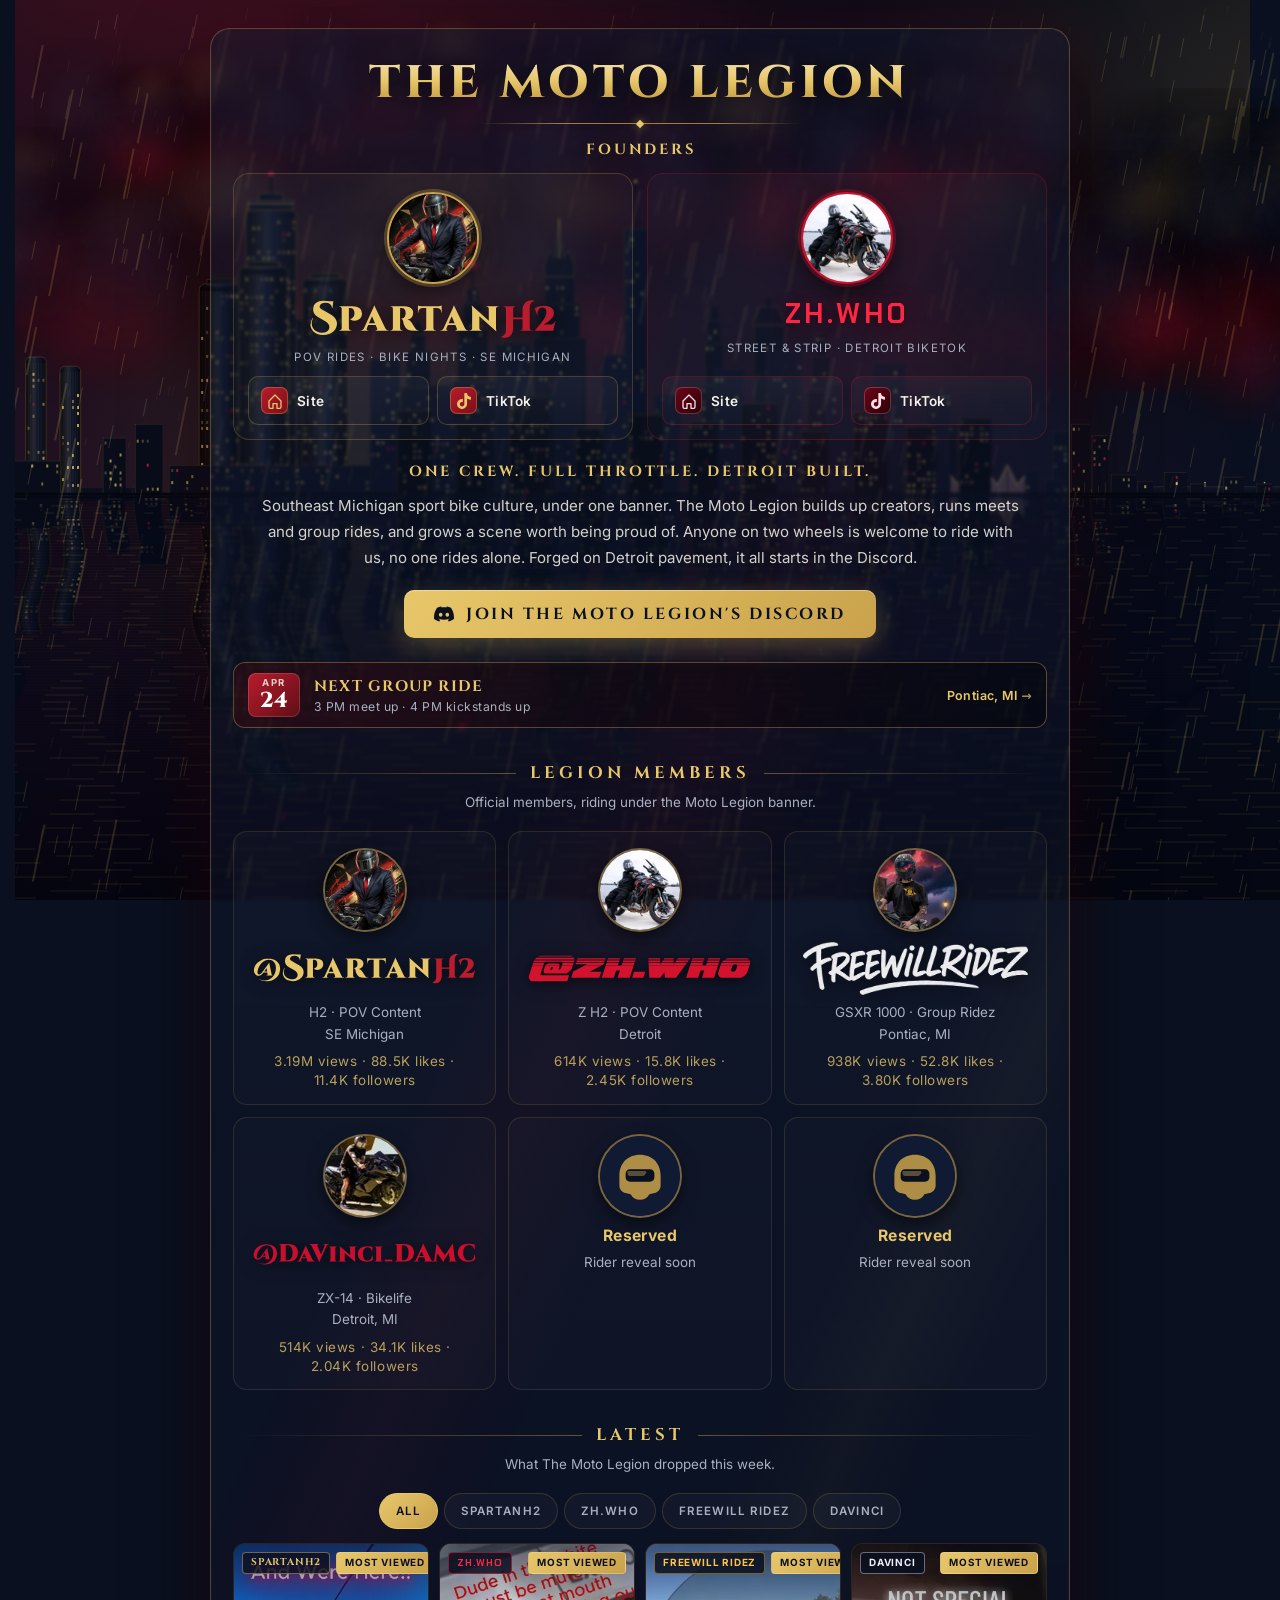
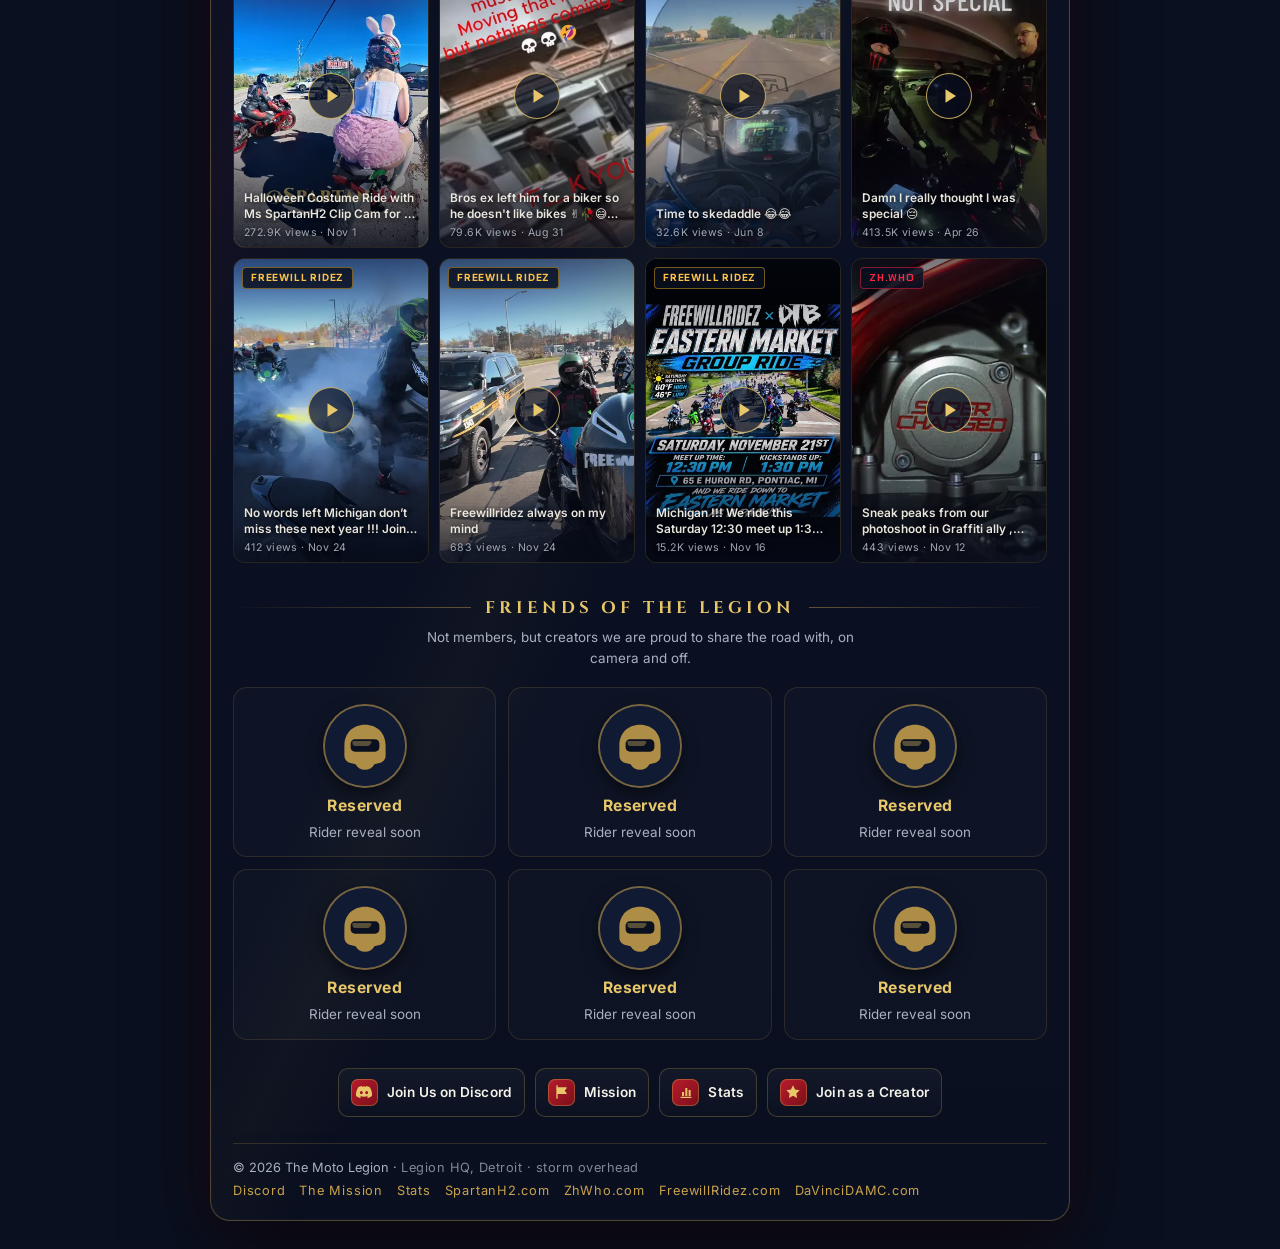
<file: index.html>
<!DOCTYPE html>
<html lang="en">
<head>
    <meta charset="UTF-8">
    <meta name="viewport" content="width=device-width, initial-scale=1.0">
    <title>The Moto Legion | SpartanH2 &amp; Zh.Who | Southeast Michigan Riders</title>
    <meta name="description" content="The Moto Legion is a southeast Michigan motorcycle crew: SpartanH2 and Zh.Who. Forged on Detroit pavement, built on group rides, bike nights and POV street content. The Discord is where the rides get planned.">
    <meta name="author" content="The Moto Legion">
    <meta name="robots" content="index, follow">
    <meta name="theme-color" content="#0a1020">
    <link rel="canonical" href="https://themotolegion.com/">

    <!-- Open Graph -->
    <meta property="og:title" content="The Moto Legion | SpartanH2 &amp; Zh.Who">
    <meta property="og:description" content="The Moto Legion is building up sport bike culture in Southeast Michigan. Anyone on two wheels is welcome to ride with us, no one rides alone. It all starts in the Discord.">
    <meta property="og:type" content="website">
    <meta property="og:url" content="https://themotolegion.com/">
    <meta property="og:site_name" content="The Moto Legion">
    <meta property="og:locale" content="en_US">
    <meta property="og:image" content="https://themotolegion.com/og-image.png?v=ca3e4670ad">
    <meta property="og:image:secure_url" content="https://themotolegion.com/og-image.png?v=ca3e4670ad">
    <meta property="og:image:type" content="image/png">
    <meta property="og:image:width" content="1200">
    <meta property="og:image:height" content="630">
    <meta property="og:image:alt" content="The gold Moto Legion sword crest over the wordmarks of SpartanH2, Zh.Who, Freewill Ridez and DaVinci">

    <!-- Twitter Card -->
    <meta name="twitter:card" content="summary_large_image">
    <meta name="twitter:title" content="The Moto Legion | SpartanH2 &amp; Zh.Who">
    <meta name="twitter:description" content="The Moto Legion is building up sport bike culture in Southeast Michigan. Anyone on two wheels is welcome to ride with us, no one rides alone. It all starts in the Discord.">
    <meta name="twitter:image" content="https://themotolegion.com/og-image.png?v=ca3e4670ad">
    <meta name="twitter:image:alt" content="The Moto Legion crest and its five creators">

    <link rel="stylesheet" href="styles.css?v=cef2df5283">
    <link rel="icon" href="/favicon.ico" sizes="48x48 32x32 16x16">
    <link rel="icon" type="image/svg+xml" href="favicon.svg">
    <link rel="icon" type="image/png" href="favicon-64.png">
    <link rel="preload" href="/fonts/cinzel-latin.woff2" as="font" type="font/woff2" crossorigin>
    <link rel="preload" href="/fonts/inter-latin.woff2" as="font" type="font/woff2" crossorigin>
    <link rel="preload" href="/fonts/chakra-petch-700-latin.woff2" as="font" type="font/woff2" crossorigin>

    <!-- Structured data: the Legion as an Organization with both creators
         as members, consolidated into one @graph. -->
    <script type="application/ld+json">
    {
      "@context": "https://schema.org",
      "@graph": [
        {
          "@type": "Organization",
          "@id": "https://themotolegion.com/#org",
          "name": "The Moto Legion",
          "url": "https://themotolegion.com/",
          "logo": "https://themotolegion.com/og-image.png?v=ca3e4670ad",
          "description": "The Moto Legion is a southeast Michigan motorcycle creator crew: SpartanH2 and Zh.Who. Group rides, bike nights, POV street content, and a shared rider Discord.",
          "areaServed": {
            "@type": "Place",
            "address": { "@type": "PostalAddress", "addressRegion": "MI", "addressLocality": "Southeast Michigan", "addressCountry": "US" }
          },
          "member": [
            { "@id": "https://themotolegion.com/#spartanh2" },
            { "@id": "https://themotolegion.com/#zhwho" }
          ],
          "sameAs": [ "https://discord.gg/fz67hjDnPW" ]
        },
        {
          "@type": "Person",
          "@id": "https://themotolegion.com/#spartanh2",
          "name": "SpartanH2",
          "alternateName": ["Spartan H2", "spartan.h2"],
          "url": "https://spartanh2.com/",
          "jobTitle": "Motorcycle Content Creator",
          "description": "Southeast Michigan motorcycle content creator. POV rides, group rides, bike nights, rider culture.",
          "memberOf": { "@id": "https://themotolegion.com/#org" },
          "sameAs": [
            "https://spartanh2.com/",
            "https://www.tiktok.com/@spartan.h2",
            "https://www.instagram.com/SpartanH2/",
            "https://www.youtube.com/@SpartanH2"
          ]
        },
        {
          "@type": "Person",
          "@id": "https://themotolegion.com/#zhwho",
          "name": "Zh.Who",
          "alternateName": ["zh.who", "ZH.WHO"],
          "url": "https://zhwho.com/",
          "jobTitle": "Motorcycle Content Creator",
          "description": "Detroit biketok creator. Street and strip, drag racing, 2022 Kawasaki Z H2.",
          "memberOf": { "@id": "https://themotolegion.com/#org" },
          "sameAs": [
            "https://zhwho.com/",
            "https://www.tiktok.com/@zh.who",
            "https://www.instagram.com/zh.who/",
            "https://www.youtube.com/@zhwho"
          ]
        },
        {
          "@type": "WebSite",
          "@id": "https://themotolegion.com/#website",
          "name": "The Moto Legion",
          "url": "https://themotolegion.com/",
          "inLanguage": "en-US",
          "publisher": { "@id": "https://themotolegion.com/#org" }
        }
      ]
    }
    </script>
</head>
<body>
    <main class="card">
        <!-- Legion masthead -->
        <header class="legion-head">
            <h1 class="legion-title">The Moto Legion</h1>
            <hr class="legion-rule" aria-hidden="true">
        </header>

        <!-- A) Creator tiles -->
        <p class="founders-kicker">Founders</p>
        <section class="tiles" aria-label="The Moto Legion founders">
            <article class="tile tile-spartanh2">
                <img src="spartanh2-avatar-220.webp" alt="SpartanH2, motorcycle content creator based in southeast Michigan" class="tile-avatar" width="92" height="92" fetchpriority="high">
                <h2 class="tile-name"><img src="SpartanH2-wordmark.svg" alt="SpartanH2" class="tile-wordmark" width="1188" height="200"></h2>
                <p class="tile-role">POV Rides · Bike Nights · SE Michigan</p>
                <div class="tile-links">
                    <a class="link-btn" href="https://spartanh2.com" target="_blank" rel="noopener" aria-label="SpartanH2 website">
                        <span class="icon"><svg class="icon-svg" aria-hidden="true"><use href="icons.svg?v=60c546d971#i-home"/></svg></span><span class="label">Site</span>
                    </a>
                    <a class="link-btn" href="https://www.tiktok.com/@spartan.h2" target="_blank" rel="noopener" aria-label="SpartanH2 on TikTok">
                        <span class="icon"><svg class="icon-svg" aria-hidden="true"><use href="icons.svg?v=60c546d971#i-tiktok"/></svg></span><span class="label">TikTok</span>
                    </a>
                </div>
            </article>

            <article class="tile tile-zhwho">
                <img src="zh-who-220.webp" alt="Zh.Who, Detroit motorcycle content creator" class="tile-avatar" width="92" height="92" fetchpriority="high">
                <h2 class="tile-name"><span class="tile-name-text">ZH.WHO</span></h2>
                <p class="tile-role">Street &amp; Strip · Detroit Biketok</p>
                <div class="tile-links">
                    <a class="link-btn" href="https://zhwho.com" target="_blank" rel="noopener" aria-label="Zh.Who website">
                        <span class="icon"><svg class="icon-svg" aria-hidden="true"><use href="icons.svg?v=60c546d971#i-home"/></svg></span><span class="label">Site</span>
                    </a>
                    <a class="link-btn" href="https://www.tiktok.com/@zh.who" target="_blank" rel="noopener" aria-label="Zh.Who on TikTok">
                        <span class="icon"><svg class="icon-svg" aria-hidden="true"><use href="icons.svg?v=60c546d971#i-tiktok"/></svg></span><span class="label">TikTok</span>
                    </a>
                </div>
            </article>
        </section>

        <!-- Legion identity -->
        <section class="legion" aria-label="About The Moto Legion">
            <p class="legion-tagline"><span>One crew.</span> <span>Full throttle.</span> <span>Detroit built.</span></p>
            <p class="legion-blurb">Southeast Michigan sport bike culture, under one banner. The Moto Legion builds up creators, runs meets and group rides, and grows a scene worth being proud of. Anyone on two wheels is welcome to ride with us, no one rides alone. Forged on Detroit pavement, it all starts in the Discord.</p>
            <a class="discord-cta" href="https://discord.gg/fz67hjDnPW" target="_blank" rel="noopener" aria-label="Join The Moto Legion's Discord server">
                <svg class="icon-svg" aria-hidden="true"><use href="icons.svg?v=60c546d971#i-discord"/></svg><span>Join The Moto Legion's Discord</span>
            </a>
            <p class="next-ride" id="next-ride" hidden></p>
        </section>

        <!-- Event strip: rendered by legion.js from events.json, the shared
             calendar for the whole formation (see its _howto). Tiles auto-hide
             the day after their date; nothing here is hand-edited anymore. -->
        <div id="event-strip"></div>

        <!-- C) Legion Members (hidden until shoutouts.json sets enabled:true) -->
        <section id="shoutouts-members" aria-label="Legion members" hidden>
            <h2 class="section-title">Legion Members</h2>
            <p class="section-intro">Official members, riding under the Moto Legion banner.</p>
            <div class="shoutout-grid" id="member-grid"></div>
        </section>

        <!-- D) Latest -->
        <section aria-label="Latest videos">
            <h2 class="section-title">Latest</h2>
            <p class="section-intro">What The Moto Legion dropped this week.</p>
            <div class="feed-filter" id="feed-filter" role="group" aria-label="Filter videos by creator">
                <button type="button" data-filter="all" aria-pressed="true">All</button>
                <button type="button" data-filter="spartanh2" aria-pressed="false">SpartanH2</button>
                <button type="button" data-filter="zhwho" aria-pressed="false">Zh.Who</button>
                <button type="button" data-filter="freewillridez" aria-pressed="false">Freewill Ridez</button>
                <button type="button" data-filter="davinci" aria-pressed="false">DaVinci</button>
            </div>
            <div class="sr-only" id="feed-status" role="status" aria-live="polite"></div>
            <div class="video-grid" id="video-grid"></div>
            <noscript>
                <p class="feed-fallback">The feed needs JavaScript. Catch everything direct:
                    <a href="https://www.tiktok.com/@spartan.h2" rel="noopener">@spartan.h2</a> ·
                    <a href="https://www.tiktok.com/@zh.who" rel="noopener">@zh.who</a>
                </p>
            </noscript>
        </section>

        <section id="shoutouts-friends" aria-label="Friends of the Legion" hidden>
            <h2 class="section-title">Friends of the Legion</h2>
            <p class="section-intro">Not members, but creators we are proud to share the road with, on camera and off.</p>
            <div class="shoutout-grid" id="friend-grid"></div>
        </section>

        <!-- E) Page actions: the four doors, in Anthony's order -->
        <section class="page-actions" aria-label="Explore The Moto Legion">
            <a class="link-btn" href="https://discord.gg/fz67hjDnPW" target="_blank" rel="noopener" aria-label="Join The Moto Legion's Discord server">
                <span class="icon"><svg class="icon-svg" aria-hidden="true"><use href="icons.svg?v=60c546d971#i-discord"/></svg></span><span class="label">Join Us on Discord</span>
            </a>
            <a class="link-btn" href="/mission" aria-label="Read The Moto Legion's mission">
                <span class="icon"><svg class="icon-svg" aria-hidden="true"><use href="icons.svg?v=60c546d971#i-flag"/></svg></span><span class="label">Mission</span>
            </a>
            <a class="link-btn" href="/stats" aria-label="The Moto Legion's stats">
                <span class="icon"><svg class="icon-svg" aria-hidden="true"><use href="icons.svg?v=60c546d971#i-chart"/></svg></span><span class="label">Stats</span>
            </a>
            <a class="link-btn" href="/join" aria-label="Join The Moto Legion as a creator">
                <span class="icon"><svg class="icon-svg" aria-hidden="true"><use href="icons.svg?v=60c546d971#i-star"/></svg></span><span class="label">Join as a Creator</span>
            </a>
        </section>

        <!-- E) Footer -->
        <footer class="footer">
            <span>© <span id="year">2026</span> The Moto Legion · <span class="wx-line" id="wx-line"></span></span>
            <span class="footer-links">
                <a href="https://discord.gg/fz67hjDnPW" rel="noopener">Discord</a>
                <a href="/mission">The Mission</a>
                <a href="/stats">Stats</a>
                <a href="https://spartanh2.com" rel="noopener">SpartanH2.com</a>
                <a href="https://zhwho.com" rel="noopener">ZhWho.com</a>
                <a href="https://freewillridez.com" rel="noopener">FreewillRidez.com</a>
                <a href="https://davincidamc.com" rel="noopener">DaVinciDAMC.com</a>
            </span>
        </footer>
    </main>


    <script src="legion.js?v=f8daba7895" defer></script>
    <script src="storm.js?v=66386c41e8" defer></script>
</body>
</html>
</file>
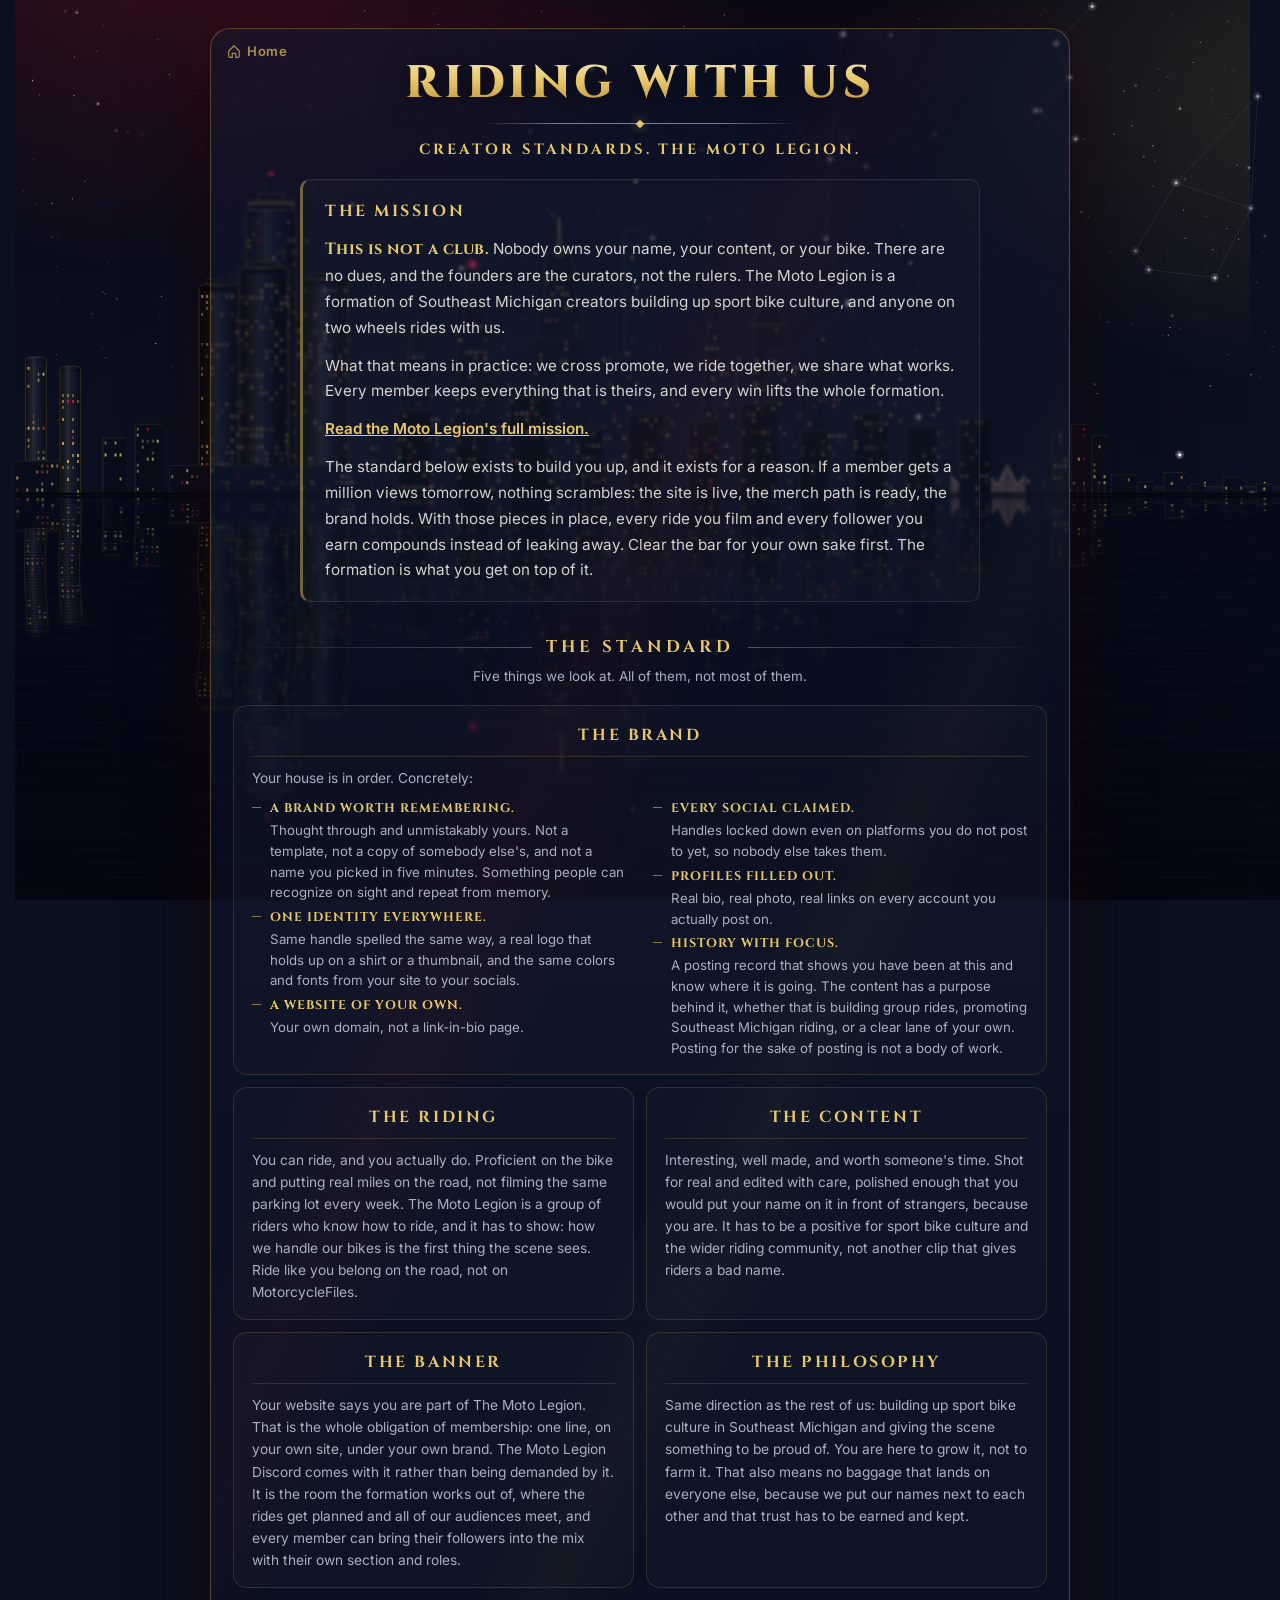
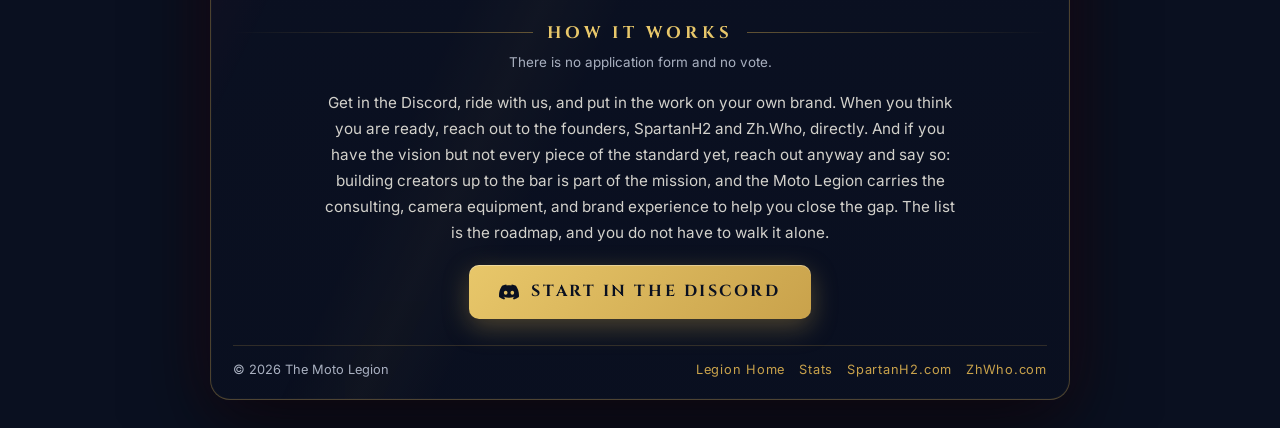
<file: join.html>
<!DOCTYPE html>
<html lang="en">
<head>
    <meta charset="UTF-8">
    <meta name="viewport" content="width=device-width, initial-scale=1.0">
    <title>Riding With The Moto Legion | Creator Standards</title>
    <meta name="description" content="What it takes to ride with The Moto Legion. Standards for southeast Michigan motorcycle creators: content, brand, riding, community.">
    <meta name="author" content="The Moto Legion">
    <meta name="robots" content="index, follow">
    <meta name="theme-color" content="#0a1020">
    <link rel="canonical" href="https://themotolegion.com/join">

    <meta property="og:title" content="Riding With The Moto Legion | Creator Standards">
    <meta property="og:description" content="Not a club. A formation of southeast Michigan creators who take the work seriously. Here is the bar.">
    <meta property="og:type" content="website">
    <meta property="og:url" content="https://themotolegion.com/join">
    <meta property="og:site_name" content="The Moto Legion">
    <meta property="og:locale" content="en_US">
    <meta property="og:image" content="https://themotolegion.com/og-image.png?v=ca3e4670ad">
    <meta property="og:image:width" content="1200">
    <meta property="og:image:height" content="630">
    <meta property="og:image:alt" content="The Moto Legion: SpartanH2 and Zh.Who, southeast Michigan riders and creators">
    <meta name="twitter:card" content="summary_large_image">
    <meta name="twitter:title" content="Riding With The Moto Legion | Creator Standards">
    <meta name="twitter:description" content="Not a club. A formation of southeast Michigan creators who take the work seriously. Here is the bar.">
    <meta name="twitter:image" content="https://themotolegion.com/og-image.png?v=ca3e4670ad">

    <link rel="stylesheet" href="styles.css?v=cef2df5283">
    <link rel="icon" href="/favicon.ico" sizes="48x48 32x32 16x16">
    <link rel="icon" type="image/svg+xml" href="favicon.svg">
    <link rel="icon" type="image/png" href="favicon-64.png">
    <link rel="preload" href="/fonts/cinzel-latin.woff2" as="font" type="font/woff2" crossorigin>
    <link rel="preload" href="/fonts/inter-latin.woff2" as="font" type="font/woff2" crossorigin>
</head>
<body>
        <main class="card">
        <a class="home-link" href="/" aria-label="Back to The Moto Legion home page">
            <svg class="icon-svg" aria-hidden="true"><use href="icons.svg?v=60c546d971#i-home"/></svg><span>Home</span>
        </a>
        <header class="legion-head">
            <h1 class="legion-title">Riding With Us</h1>
            <hr class="legion-rule" aria-hidden="true">
            <p class="legion-tagline"><span>Creator standards.</span> <span>The Moto Legion.</span></p>
        </header>

        <section class="join-intro" aria-label="What The Moto Legion is">
            <h3>The Mission</h3>
            <p><strong>This is not a club.</strong> Nobody owns your name, your content, or your bike. There are no dues, and the founders are the curators, not the rulers. The Moto Legion is a formation of Southeast Michigan creators building up sport bike culture, and anyone on two wheels rides with us.</p>
            <p>What that means in practice: we cross promote, we ride together, we share what works. Every member keeps everything that is theirs, and every win lifts the whole formation.</p>
            <p class="join-more"><a href="/mission">Read the Moto Legion's full mission.</a></p>
            <p>The standard below exists to build you up, and it exists for a reason. If a member gets a million views tomorrow, nothing scrambles: the site is live, the merch path is ready, the brand holds. With those pieces in place, every ride you film and every follower you earn compounds instead of leaking away. Clear the bar for your own sake first. The formation is what you get on top of it.</p>
        </section>

        <h2 class="section-title">The Standard</h2>
        <p class="section-intro">Five things we look at. All of them, not most of them.</p>

        <ol class="criteria">
            <li class="criterion criterion-wide">
                <div class="criterion-body">
                    <h3>The Brand</h3>
                    <p>Your house is in order. Concretely:</p>
                    <ul class="criterion-list">
                        <li><strong>A brand worth remembering.</strong> Thought through and unmistakably yours. Not a template, not a copy of somebody else's, and not a name you picked in five minutes. Something people can recognize on sight and repeat from memory.</li>
                        <li><strong>One identity everywhere.</strong> Same handle spelled the same way, a real logo that holds up on a shirt or a thumbnail, and the same colors and fonts from your site to your socials.</li>
                        <li><strong>A website of your own.</strong> Your own domain, not a link-in-bio page.</li>
                        <li><strong>Every social claimed.</strong> Handles locked down even on platforms you do not post to yet, so nobody else takes them.</li>
                        <li><strong>Profiles filled out.</strong> Real bio, real photo, real links on every account you actually post on.</li>
                        <li><strong>History with focus.</strong> A posting record that shows you have been at this and know where it is going. The content has a purpose behind it, whether that is building group rides, promoting Southeast Michigan riding, or a clear lane of your own. Posting for the sake of posting is not a body of work.</li>
                    </ul>
                </div>
            </li>
            <li class="criterion">
                <div class="criterion-body">
                    <h3>The Riding</h3>
                    <p>You can ride, and you actually do. Proficient on the bike and putting real miles on the road, not filming the same parking lot every week. The Moto Legion is a group of riders who know how to ride, and it has to show: how we handle our bikes is the first thing the scene sees. Ride like you belong on the road, not on MotorcycleFiles.</p>
                </div>
            </li>
            <li class="criterion">
                <div class="criterion-body">
                    <h3>The Content</h3>
                    <p>Interesting, well made, and worth someone's time. Shot for real and edited with care, polished enough that you would put your name on it in front of strangers, because you are. It has to be a positive for sport bike culture and the wider riding community, not another clip that gives riders a bad name.</p>
                </div>
            </li>
            <li class="criterion">
                <div class="criterion-body">
                    <h3>The Banner</h3>
                    <p>Your website says you are part of The Moto Legion. That is the whole obligation of membership: one line, on your own site, under your own brand. The Moto Legion Discord comes with it rather than being demanded by it. It is the room the formation works out of, where the rides get planned and all of our audiences meet, and every member can bring their followers into the mix with their own section and roles.</p>
                </div>
            </li>
            <li class="criterion">
                <div class="criterion-body">
                    <h3>The Philosophy</h3>
                    <p>Same direction as the rest of us: building up sport bike culture in Southeast Michigan and giving the scene something to be proud of. You are here to grow it, not to farm it. That also means no baggage that lands on everyone else, because we put our names next to each other and that trust has to be earned and kept.</p>
                </div>
            </li>
        </ol>

        <h2 class="section-title">How It Works</h2>
        <p class="section-intro">There is no application form and no vote.</p>

        <section class="join-close" aria-label="How to reach us">
            <p>Get in the Discord, ride with us, and put in the work on your own brand. When you think you are ready, reach out to the founders, SpartanH2 and Zh.Who, directly. And if you have the vision but not every piece of the standard yet, reach out anyway and say so: building creators up to the bar is part of the mission, and the Moto Legion carries the consulting, camera equipment, and brand experience to help you close the gap. The list is the roadmap, and you do not have to walk it alone.</p>
            <a class="discord-cta" href="https://discord.gg/fz67hjDnPW" target="_blank" rel="noopener" aria-label="Join The Moto Legion Discord server">
                <svg class="icon-svg" aria-hidden="true"><use href="icons.svg?v=60c546d971#i-discord"/></svg><span>Start in the Discord</span>
            </a>
        </section>

        <footer class="footer">
            <span>© <span id="year">2026</span> The Moto Legion</span>
            <span class="footer-links">
                <a href="/">Legion Home</a>
                <a href="/stats">Stats</a>
                <a href="https://spartanh2.com" rel="noopener">SpartanH2.com</a>
                <a href="https://zhwho.com" rel="noopener">ZhWho.com</a>
            </span>
        </footer>
    </main>

    <script>document.getElementById('year').textContent = new Date().getFullYear();</script>
    <script src="storm.js?v=66386c41e8" defer></script>
</body>
</html>
</file>
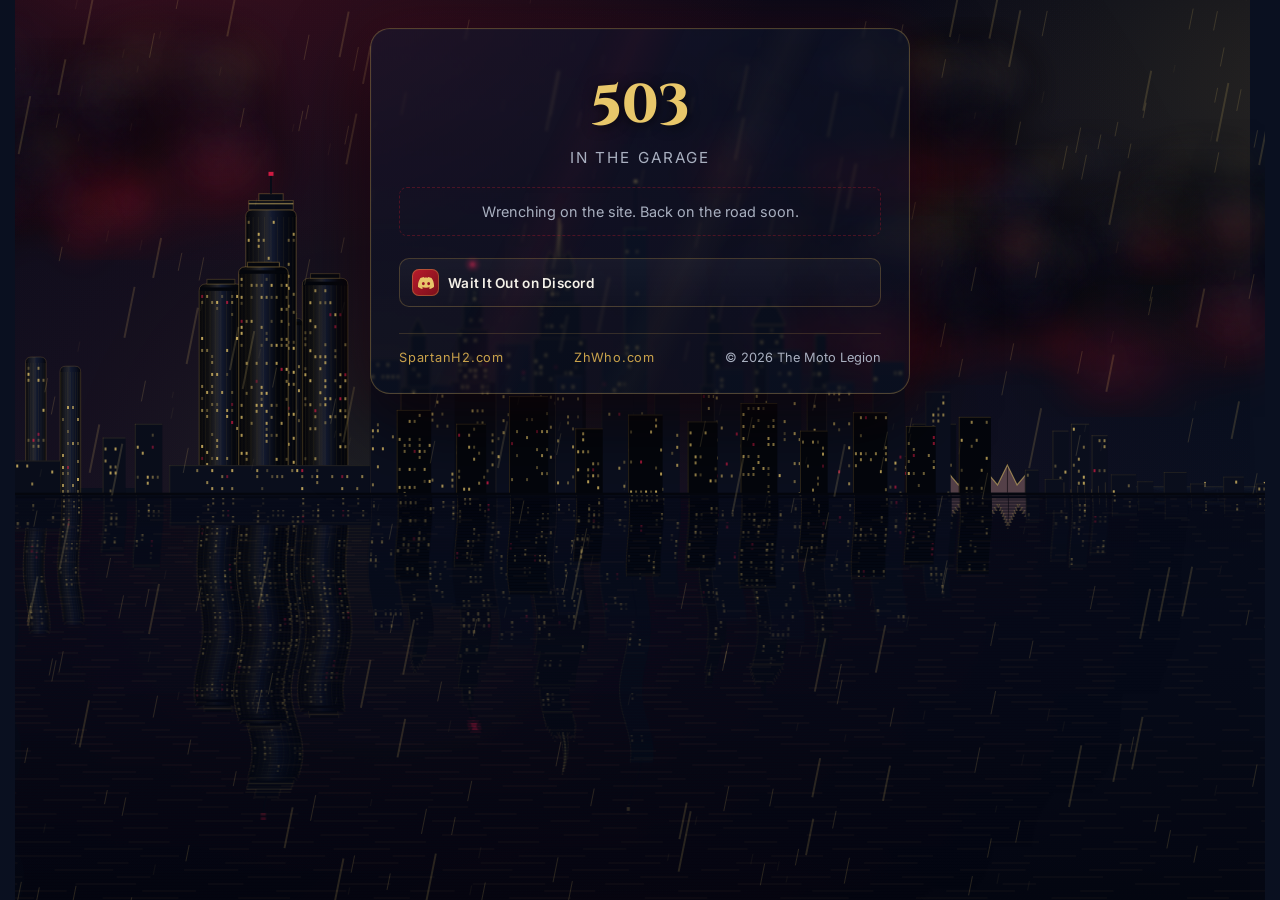
<file: maintenance.html>
<!DOCTYPE html>
<html lang="en">
<head>
    <meta charset="UTF-8">
    <meta name="viewport" content="width=device-width, initial-scale=1.0">
    <title>In the Garage | The Moto Legion</title>
    <meta name="description" content="The Moto Legion is briefly down for maintenance.">
    <meta name="robots" content="noindex, follow">
    <meta name="theme-color" content="#0a1020">
    <link rel="stylesheet" href="/styles.css?v=cef2df5283">
    <link rel="icon" href="/favicon.ico" sizes="48x48 32x32 16x16">
    <link rel="icon" type="image/svg+xml" href="/favicon.svg">
    <link rel="icon" type="image/png" href="/favicon-64.png">
    <link rel="preload" href="/fonts/cinzel-latin.woff2" as="font" type="font/woff2" crossorigin>
    <link rel="preload" href="/fonts/inter-latin.woff2" as="font" type="font/woff2" crossorigin>
</head>
<body>
    <main class="card error-card">
        <h1 class="error-code">503</h1>
        <p class="error-title">In the garage</p>
        <p class="error-line">Wrenching on the site. Back on the road soon.</p>
        <div class="error-actions">
            <a class="link-btn" href="https://discord.gg/fz67hjDnPW" rel="noopener" aria-label="Join The Moto Legion Discord">
                <span class="icon"><svg class="icon-svg" aria-hidden="true"><use href="/icons.svg?v=60c546d971#i-discord"/></svg></span><span class="label">Wait It Out on Discord</span>
            </a>
        </div>
        <footer class="footer">
            <a href="https://spartanh2.com">SpartanH2.com</a>
            <a href="https://zhwho.com">ZhWho.com</a>
            <span>© <span id="year">2026</span> The Moto Legion</span>
        </footer>
    </main>
    <script>document.getElementById('year').textContent = new Date().getFullYear();</script>
    <script src="/storm.js?v=66386c41e8" defer></script>
</body>
</html>
</file>
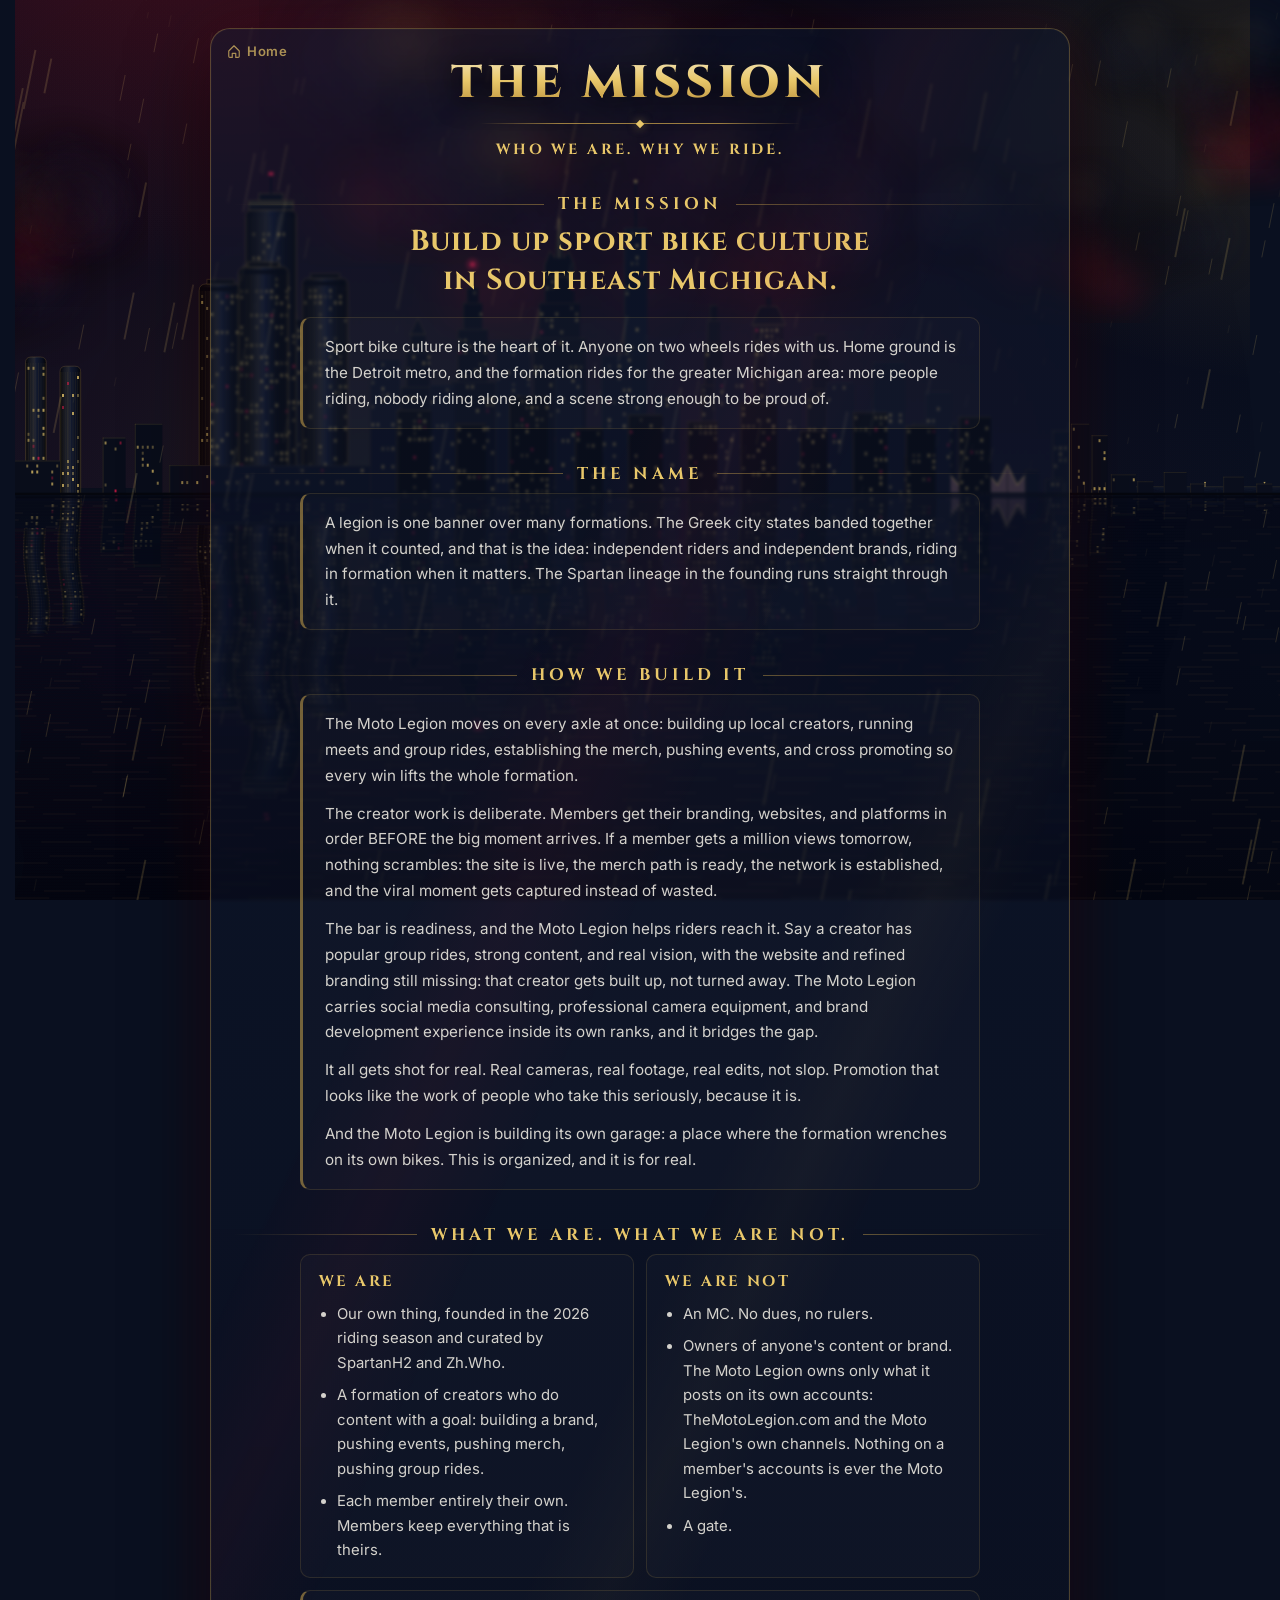
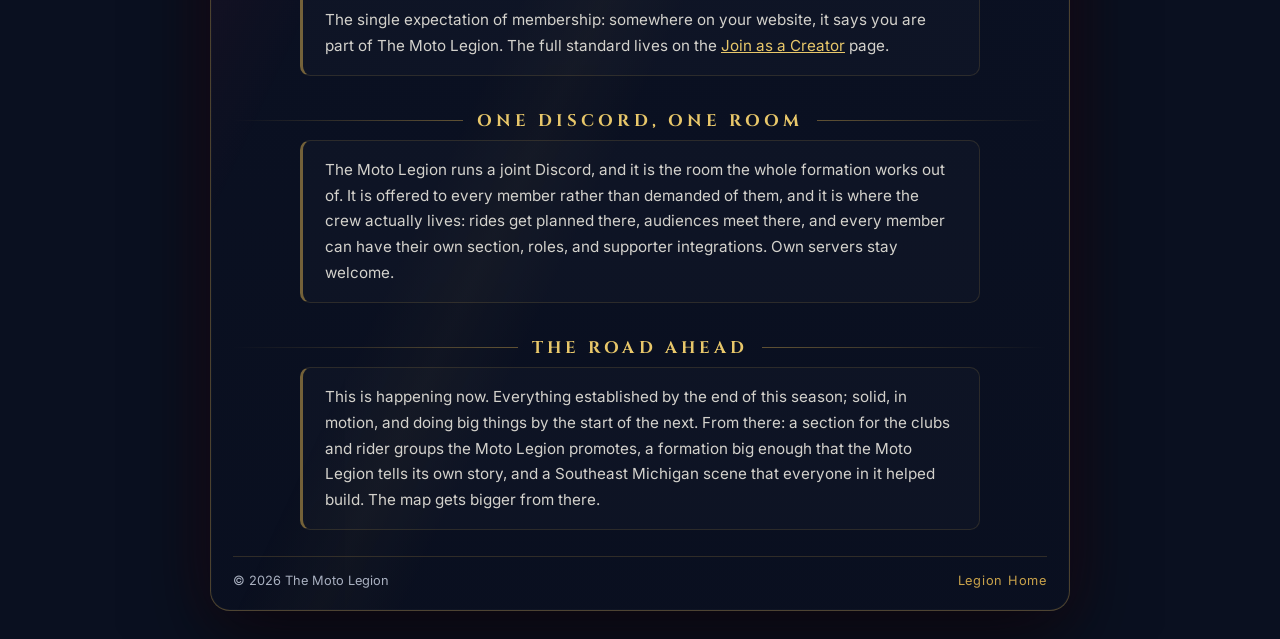
<file: mission.html>
<!DOCTYPE html>
<html lang="en">
<head>
    <meta charset="UTF-8">
    <meta name="viewport" content="width=device-width, initial-scale=1.0">
    <title>The Mission | The Moto Legion</title>
    <meta name="description" content="What The Moto Legion is, what it stands for, and where it is going. Mission and philosophy.">
    <meta name="author" content="The Moto Legion">
    <meta name="robots" content="index, follow">
    <meta name="theme-color" content="#0a1020">
    <link rel="canonical" href="https://themotolegion.com/mission">

    <meta property="og:title" content="The Mission | The Moto Legion">
    <meta property="og:description" content="What The Moto Legion is, what it stands for, and where it is going.">
    <meta property="og:type" content="website">
    <meta property="og:url" content="https://themotolegion.com/mission">
    <meta property="og:site_name" content="The Moto Legion">
    <meta property="og:locale" content="en_US">
    <meta property="og:image" content="https://themotolegion.com/og-image.png?v=ca3e4670ad">
    <meta property="og:image:width" content="1200">
    <meta property="og:image:height" content="630">
    <meta property="og:image:alt" content="The Moto Legion: SpartanH2 and Zh.Who, southeast Michigan riders and creators">
    <meta name="twitter:card" content="summary_large_image">
    <meta name="twitter:title" content="The Mission | The Moto Legion">
    <meta name="twitter:description" content="What The Moto Legion is, what it stands for, and where it is going.">
    <meta name="twitter:image" content="https://themotolegion.com/og-image.png?v=ca3e4670ad">

    <link rel="stylesheet" href="styles.css?v=cef2df5283">
    <link rel="icon" href="/favicon.ico" sizes="48x48 32x32 16x16">
    <link rel="icon" type="image/svg+xml" href="favicon.svg">
    <link rel="icon" type="image/png" href="favicon-64.png">
    <link rel="preload" href="/fonts/cinzel-latin.woff2" as="font" type="font/woff2" crossorigin>
    <link rel="preload" href="/fonts/inter-latin.woff2" as="font" type="font/woff2" crossorigin>
</head>
<body>
    <!-- Working draft. Deliberately unlinked from the rest of the site: this
         page is a thinking space for the Legion's mission and philosophy,
         and the source of truth for the site's voice. It graduates to a
         linked page once the wording is settled. -->
        <main class="card">
        <a class="home-link" href="/" aria-label="Back to The Moto Legion home page">
            <svg class="icon-svg" aria-hidden="true"><use href="icons.svg?v=60c546d971#i-home"/></svg><span>Home</span>
        </a>
        <header class="legion-head">
            <h1 class="legion-title">The Mission</h1>
            <hr class="legion-rule" aria-hidden="true">
            <p class="legion-tagline"><span>Who we are.</span> <span>Why we ride.</span></p>
        </header>

        <section aria-label="Mission">
            <h2 class="section-title">The Mission</h2>
            <p class="mission-lede">Build up sport bike culture in Southeast Michigan.</p>
            <div class="mission-panel">
                <p>Sport bike culture is the heart of it. Anyone on two wheels rides with us. Home ground is the Detroit metro, and the formation rides for the greater Michigan area: more people riding, nobody riding alone, and a scene strong enough to be proud of.</p>
            </div>
        </section>

        <section aria-label="The name">
            <h2 class="section-title">The Name</h2>
            <div class="mission-panel">
                <p>A legion is one banner over many formations. The Greek city states banded together when it counted, and that is the idea: independent riders and independent brands, riding in formation when it matters. The Spartan lineage in the founding runs straight through it.</p>
            </div>
        </section>

        <section aria-label="How we build it">
            <h2 class="section-title">How We Build It</h2>
            <div class="mission-panel">
                <p>The Moto Legion moves on every axle at once: building up local creators, running meets and group rides, establishing the merch, pushing events, and cross promoting so every win lifts the whole formation.</p>
                <p>The creator work is deliberate. Members get their branding, websites, and platforms in order BEFORE the big moment arrives. If a member gets a million views tomorrow, nothing scrambles: the site is live, the merch path is ready, the network is established, and the viral moment gets captured instead of wasted.</p>
                <p>The bar is readiness, and the Moto Legion helps riders reach it. Say a creator has popular group rides, strong content, and real vision, with the website and refined branding still missing: that creator gets built up, not turned away. The Moto Legion carries social media consulting, professional camera equipment, and brand development experience inside its own ranks, and it bridges the gap.</p>
                <p>It all gets shot for real. Real cameras, real footage, real edits, not slop. Promotion that looks like the work of people who take this seriously, because it is.</p>
                <p>And the Moto Legion is building its own garage: a place where the formation wrenches on its own bikes. This is organized, and it is for real.</p>
            </div>
        </section>

        <section aria-label="What we are and are not">
            <h2 class="section-title">What We Are. What We Are Not.</h2>
            <div class="mission-cols">
                <div class="mission-col">
                    <h3>We are</h3>
                    <ul>
                        <li>Our own thing, founded in the 2026 riding season and curated by SpartanH2 and Zh.Who.</li>
                        <li>A formation of creators who do content with a goal: building a brand, pushing events, pushing merch, pushing group rides.</li>
                        <li>Each member entirely their own. Members keep everything that is theirs.</li>
                    </ul>
                </div>
                <div class="mission-col">
                    <h3>We are not</h3>
                    <ul>
                        <li>An MC. No dues, no rulers.</li>
                        <li>Owners of anyone's content or brand. The Moto Legion owns only what it posts on its own accounts: TheMotoLegion.com and the Moto Legion's own channels. Nothing on a member's accounts is ever the Moto Legion's.</li>
                        <li>A gate.</li>
                    </ul>
                </div>
            </div>
            <div class="mission-panel">
                <p>The single expectation of membership: somewhere on your website, it says you are part of The Moto Legion. The full standard lives on the <a href="/join">Join as a Creator</a> page.</p>
            </div>
        </section>

        <section aria-label="The Discord">
            <h2 class="section-title">One Discord, One Room</h2>
            <div class="mission-panel">
                <p>The Moto Legion runs a joint Discord, and it is the room the whole formation works out of. It is offered to every member rather than demanded of them, and it is where the crew actually lives: rides get planned there, audiences meet there, and every member can have their own section, roles, and supporter integrations. Own servers stay welcome.</p>
            </div>
        </section>

        <section aria-label="The road ahead">
            <h2 class="section-title">The Road Ahead</h2>
            <div class="mission-panel">
                <p>This is happening now. Everything established by the end of this season; solid, in motion, and doing big things by the start of the next. From there: a section for the clubs and rider groups the Moto Legion promotes, a formation big enough that the Moto Legion tells its own story, and a Southeast Michigan scene that everyone in it helped build. The map gets bigger from there.</p>
            </div>
        </section>

        <footer class="footer">
            <span>&copy; <span id="year">2026</span> The Moto Legion</span>
            <span class="footer-links">
                <a href="/">Legion Home</a>
            </span>
        </footer>
    </main>

    <script src="storm.js?v=66386c41e8" defer></script>
</body>
</html>
</file>
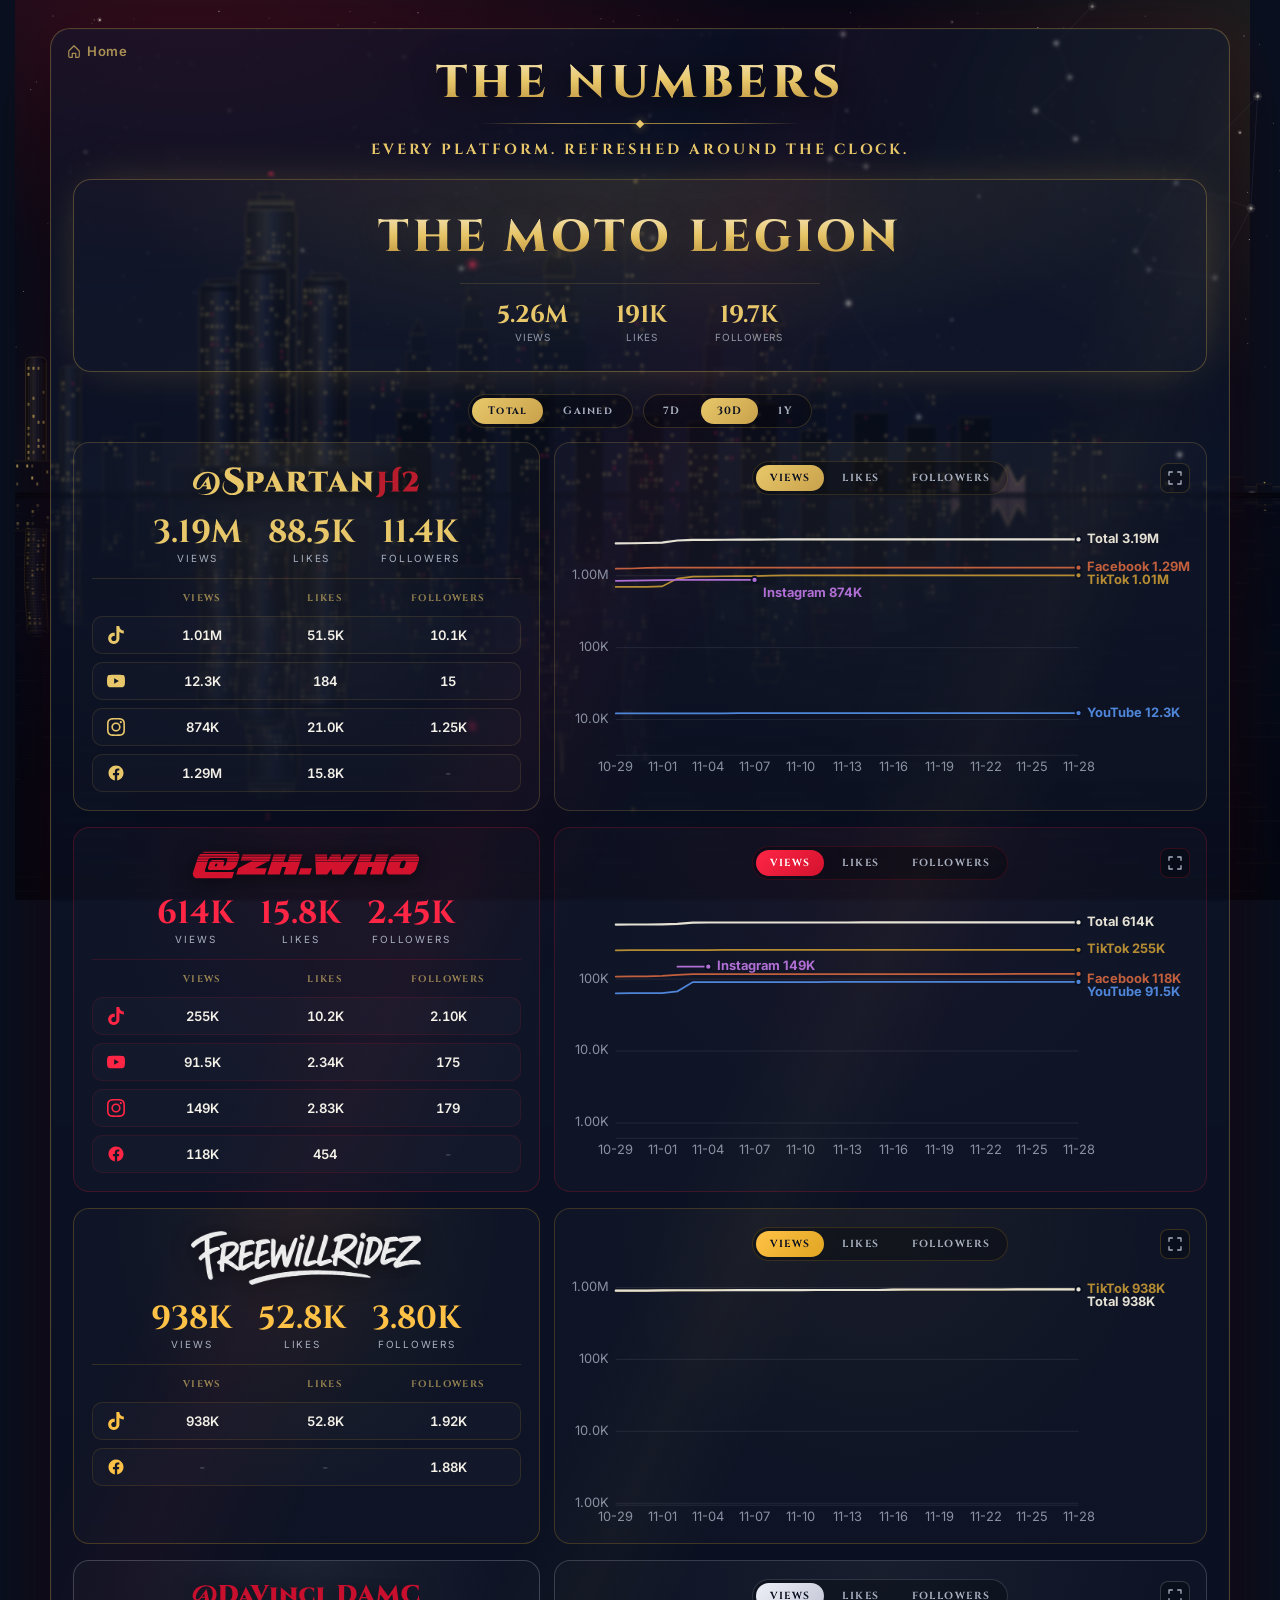
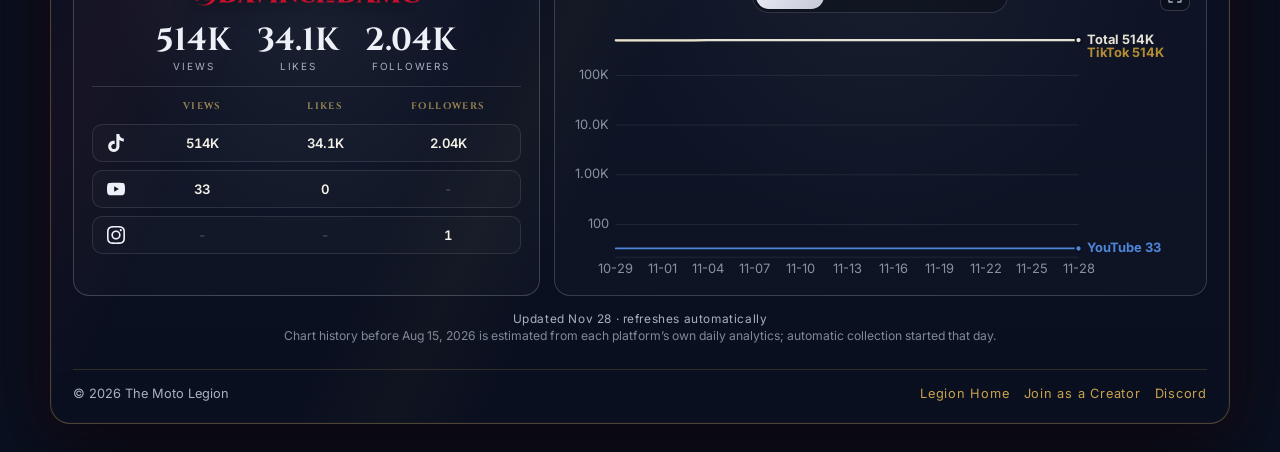
<file: stats.html>
<!DOCTYPE html>
<html lang="en">
<head>
    <meta charset="UTF-8">
    <meta name="viewport" content="width=device-width, initial-scale=1.0">
    <title>The Numbers | The Moto Legion</title>
    <meta name="description" content="Live cross-platform stats for The Moto Legion's creators: views, likes and followers across TikTok, YouTube, Facebook and Instagram.">
    <meta name="author" content="The Moto Legion">
    <meta name="robots" content="index, follow">
    <meta name="theme-color" content="#0a1020">
    <link rel="canonical" href="https://themotolegion.com/stats">

    <meta property="og:title" content="The Numbers | The Moto Legion">
    <meta property="og:description" content="Live cross-platform stats for The Moto Legion's creators, refreshed automatically around the clock.">
    <meta property="og:type" content="website">
    <meta property="og:url" content="https://themotolegion.com/stats">
    <meta property="og:site_name" content="The Moto Legion">
    <meta property="og:locale" content="en_US">
    <meta property="og:image" content="https://themotolegion.com/og-image.png?v=ca3e4670ad">
    <meta property="og:image:width" content="1200">
    <meta property="og:image:height" content="630">
    <meta property="og:image:alt" content="The Moto Legion: SpartanH2 and Zh.Who, southeast Michigan riders and creators">
    <meta name="twitter:card" content="summary_large_image">
    <meta name="twitter:title" content="The Numbers | The Moto Legion">
    <meta name="twitter:description" content="Live cross-platform stats for The Moto Legion's creators, refreshed automatically around the clock.">
    <meta name="twitter:image" content="https://themotolegion.com/og-image.png?v=ca3e4670ad">

    <link rel="stylesheet" href="styles.css?v=cef2df5283">
    <link rel="icon" href="/favicon.ico" sizes="48x48 32x32 16x16">
    <link rel="icon" type="image/svg+xml" href="favicon.svg">
    <link rel="icon" type="image/png" href="favicon-64.png">
    <link rel="preload" href="/fonts/cinzel-latin.woff2" as="font" type="font/woff2" crossorigin>
    <link rel="preload" href="/fonts/inter-latin.woff2" as="font" type="font/woff2" crossorigin>
</head>
<body>
    <main class="card card-stats">
        <a class="home-link" href="/" aria-label="Back to The Moto Legion home page">
            <svg class="icon-svg" aria-hidden="true"><use href="icons.svg?v=60c546d971#i-home"/></svg><span>Home</span>
        </a>
        <header class="legion-head">
            <h1 class="legion-title">The Numbers</h1>
            <hr class="legion-rule" aria-hidden="true">
            <p class="legion-tagline"><span>Every platform.</span> <span>Refreshed around the clock.</span></p>
        </header>

        <div id="legion-total"></div>

        <div class="stats-tiles" id="stats-tiles">
            <noscript>
                <p class="feed-fallback">The numbers need JavaScript. Catch the creators direct:
                    <a href="https://www.tiktok.com/@spartan.h2" rel="noopener">@spartan.h2</a> ·
                    <a href="https://www.tiktok.com/@zh.who" rel="noopener">@zh.who</a>
                </p>
            </noscript>
        </div>

        <p class="stats-updated" id="stats-updated" hidden></p>
        <p class="stats-note">Chart history before Aug&nbsp;15,&nbsp;2026 is estimated from each platform&rsquo;s own daily analytics; automatic collection started that day.</p>

        <footer class="footer">
            <span>© <span id="year">2026</span> The Moto Legion</span>
            <span class="footer-links">
                <a href="/">Legion Home</a>
                <a href="/join">Join as a Creator</a>
                <a href="https://discord.gg/fz67hjDnPW" rel="noopener">Discord</a>
            </span>
        </footer>
    </main>

    <script src="legion.js?v=f8daba7895" defer></script>
    <script src="storm.js?v=66386c41e8" defer></script>
</body>
</html>
</file>
<file: styles.css>
@font-face{font-family:Cinzel;font-style:normal;font-weight:400 900;font-display:swap;src:url(fonts/cinzel-latin.woff2) format("woff2");unicode-range:U+0000-00FF,U+0131,U+0152-0153,U+02BB-02BC,U+02C6,U+02DA,U+02DC,U+0304,U+0308,U+0329,U+2000-206F,U+20AC,U+2122,U+2191,U+2193,U+2212,U+2215,U+FEFF,U+FFFD}@font-face{font-family:Inter;font-style:normal;font-weight:100 900;font-display:swap;src:url(fonts/inter-latin.woff2) format("woff2");unicode-range:U+0000-00FF,U+0131,U+0152-0153,U+02BB-02BC,U+02C6,U+02DA,U+02DC,U+0304,U+0308,U+0329,U+2000-206F,U+20AC,U+2122,U+2191,U+2193,U+2212,U+2215,U+FEFF,U+FFFD}@font-face{font-family:Chakra Petch;font-style:normal;font-weight:700;font-display:swap;src:url(fonts/chakra-petch-700-latin.woff2) format("woff2");unicode-range:U+0000-00FF,U+0131,U+0152-0153,U+02BB-02BC,U+02C6,U+02DA,U+02DC,U+0304,U+0308,U+0329,U+2000-206F,U+20AC,U+2122,U+2191,U+2193,U+2212,U+2215,U+FEFF,U+FFFD}@view-transition{navigation: auto;}::view-transition-old(root),::view-transition-new(root){animation-duration:.16s}@media (prefers-reduced-motion: reduce){::view-transition-old(root),::view-transition-new(root){animation:none}}:root{--navy: #0a1020;--navy-2: #111a33;--crimson: #b91c2c;--crimson-glow: #e11d48;--gold: #c9a24b;--gold-bright: #e8c76a;--fwr-gold: #e0a521;--fwr-gold-hot: #ffc247;--zh-crimson: #d3122e;--zh-crimson-hot: #ff2545;--zh-crimson-deep: #6d0518;--davinci-silver: #c4c7d6;--davinci-silver-hot: #eef0f8;--ink: #f4f1e8;--muted: #a9b0c0}*{box-sizing:border-box;margin:0;padding:0}a:focus-visible,button:focus-visible{outline:2px solid var(--gold-bright);outline-offset:2px;border-radius:4px}.sr-only{position:absolute;width:1px;height:1px;padding:0;margin:-1px;overflow:hidden;clip-path:inset(50%);white-space:nowrap;border:0}html{scrollbar-gutter:stable both-edges}html,body{min-height:100%;font-family:Inter,system-ui,-apple-system,Segoe UI,Roboto,sans-serif;color:var(--ink);background:var(--navy)}body{min-height:100vh;background:radial-gradient(1000px 600px at 15% -10%,rgba(185,28,44,.28),transparent 60%),radial-gradient(900px 500px at 110% 10%,rgba(201,162,75,.18),transparent 60%),radial-gradient(700px 500px at 50% 120%,rgba(185,28,44,.2),transparent 60%),linear-gradient(180deg,#060a18,#0a1020 55%,#060a18);background-attachment:fixed;background-repeat:no-repeat;background-size:cover;display:flex;flex-direction:column;align-items:center;padding:28px 14px}.card{width:100%;max-width:860px;background:linear-gradient(180deg,#111a336b,#0a102075);border:1px solid rgba(201,162,75,.35);border-radius:20px;padding:26px 22px 22px;box-shadow:0 30px 80px #0009,0 0 0 1px #ffffff05 inset,0 0 60px #b91c2c26;backdrop-filter:blur(1.5px);position:relative;overflow:hidden}.card:before{content:"";position:absolute;inset:0;opacity:.45;background:linear-gradient(115deg,transparent 55%,rgba(201,162,75,.08) 60%,transparent 65%),linear-gradient(295deg,transparent 55%,rgba(185,28,44,.12) 62%,transparent 68%);pointer-events:none}.founders-kicker{font-family:Cinzel,serif;font-weight:700;font-size:clamp(.78rem,2.6vw,.92rem);letter-spacing:.2em;text-transform:uppercase;text-align:center;text-indent:.2em;color:var(--gold-bright);margin:-4px auto 14px;position:relative;z-index:1}.tiles{display:grid;grid-template-columns:1fr 1fr;gap:14px;position:relative;z-index:1}.tile{--accent: var(--gold);--accent-bright: var(--gold-bright);display:flex;flex-direction:column;align-items:center;padding:18px 14px 14px;background:radial-gradient(ellipse at top,color-mix(in srgb,var(--accent) 7%,transparent) 0%,transparent 60%),#ffffff05;border:1px solid color-mix(in srgb,var(--accent) 25%,transparent);border-radius:16px;transition:border-color .2s ease,box-shadow .2s ease}.tile:hover{border-color:color-mix(in srgb,var(--accent) 45%,transparent);box-shadow:0 0 30px -14px color-mix(in srgb,var(--accent) 50%,transparent)}.tile-zhwho{--accent: var(--zh-crimson);--accent-bright: var(--zh-crimson-hot)}.tile-avatar{width:92px;height:92px;border-radius:50%;object-fit:cover;border:2px solid var(--accent);box-shadow:0 0 0 3px color-mix(in srgb,var(--accent) 30%,transparent),0 8px 22px #0000008c;margin-bottom:12px}.tile-name{line-height:0;margin:2px 0 4px}.tile-wordmark{display:block;margin:0 auto;width:min(100%,250px);height:auto;filter:drop-shadow(0 2px 10px rgba(0,0,0,.7))}.tile-name-text{font-family:Chakra Petch,Inter,sans-serif;font-weight:700;font-size:clamp(1.2rem,4.4vw,1.7rem);letter-spacing:.14em;line-height:1.2;color:var(--accent-bright);text-shadow:0 2px 12px rgba(0,0,0,.7),0 0 24px color-mix(in srgb,var(--accent-bright) 30%,transparent);text-align:center}.tile-role{color:var(--muted);font-size:.72rem;letter-spacing:.12em;text-transform:uppercase;text-align:center;margin:6px 0 12px}.tile-links{display:grid;grid-template-columns:1fr 1fr;gap:8px;width:100%;margin-top:auto}.link-btn{display:flex;align-items:center;gap:9px;padding:10px 12px;background:linear-gradient(180deg,#ffffff0a,#ffffff03);border:1px solid color-mix(in srgb,var(--accent, var(--gold)) 28%,transparent);border-radius:10px;color:var(--ink);text-decoration:none;font-weight:600;font-size:.85rem;letter-spacing:.02em;transition:transform .15s ease,border-color .2s ease,background .2s ease,box-shadow .2s ease}.link-btn:hover{transform:translateY(-2px);border-color:var(--accent-bright, var(--gold-bright));background:linear-gradient(180deg,color-mix(in srgb,var(--accent, var(--gold)) 16%,transparent),color-mix(in srgb,var(--accent, var(--gold)) 4%,transparent));box-shadow:0 8px 24px color-mix(in srgb,var(--accent, var(--gold)) 24%,transparent)}.link-btn .icon{display:inline-flex;align-items:center;justify-content:center;width:27px;height:27px;background:linear-gradient(135deg,var(--crimson),#7a0f1a);color:var(--gold-bright);border-radius:7px;flex-shrink:0;box-shadow:inset 0 0 0 1px #c9a24b66}.tile-zhwho .link-btn .icon{background:linear-gradient(135deg,var(--zh-crimson-deep),#2a0209);color:#ffdde2;box-shadow:inset 0 0 0 1px #ffdde238}.icon-svg{width:16px;height:16px;fill:currentColor;display:block}.stats-chip[hidden]{display:none!important}.stats-chip{margin:18px auto 0;position:relative;z-index:1;display:flex;flex-direction:column;align-items:center;gap:2px;padding:10px 16px;width:max-content;max-width:100%;background:#0a1020b8;border:1px solid rgba(201,162,75,.3);border-radius:10px;font-size:.68rem;color:var(--muted);letter-spacing:.04em;text-align:center;cursor:default}.stats-chip .stat-total{font-family:Cinzel,serif;font-weight:700;font-size:.95rem;color:var(--gold-bright);letter-spacing:.06em;line-height:1.2}.stats-chip .stat-label{text-transform:uppercase;letter-spacing:.14em;font-size:.56rem;color:#e8c76a99}.stats-chip .stat-sub{margin-top:3px;font-size:.66rem;color:var(--muted);letter-spacing:.05em}.stats-chip .stat-sub b{color:#e8c76ad9;font-weight:600}.stats-chip .stat-rows{display:flex;flex-direction:column;align-items:center;gap:1px;margin-top:4px}.stats-chip .stat-row{white-space:nowrap}.stats-chip .stat-row b{color:var(--ink);font-weight:600}@media (max-width: 639px){.stats-chip{font-size:.63rem;padding:8px 12px}.stats-chip .stat-row{white-space:normal}}.legion-head{text-align:center;margin:2px auto 20px;position:relative;z-index:1}.legion{text-align:center;margin:22px auto 4px;max-width:760px;position:relative;z-index:1}.legion-title{font-family:Cinzel,serif;font-weight:800;font-size:clamp(1.6rem,6.6vw,2.85rem);letter-spacing:.1em;text-transform:uppercase;line-height:1.15;background:linear-gradient(180deg,#f4e4b8 0%,var(--gold-bright) 45%,var(--gold) 80%);-webkit-background-clip:text;background-clip:text;color:transparent;filter:drop-shadow(0 2px 14px rgba(0,0,0,.8))}.legion-rule{position:relative;width:min(320px,78%);height:1px;border:0;margin:14px auto 0;background:linear-gradient(90deg,transparent,rgba(201,162,75,.75) 25%,rgba(201,162,75,.75) 75%,transparent);overflow:visible}.legion-rule:after{content:"";position:absolute;top:50%;left:50%;width:6px;height:6px;background:var(--gold-bright);transform:translate(-50%,-50%) rotate(45deg);box-shadow:0 0 10px #e8c76a8c}.legion-tagline{font-family:Cinzel,serif;font-weight:700;color:var(--gold-bright);font-size:clamp(.78rem,2.6vw,.92rem);letter-spacing:.2em;text-transform:uppercase;margin-bottom:12px}.legion-tagline span{white-space:nowrap}.legion-blurb{color:#f4f1e8db;font-size:.94rem;line-height:1.7;margin-bottom:20px}.discord-cta{display:inline-flex;align-items:center;gap:12px;padding:13px 30px;border-radius:10px;font-family:Cinzel,serif;font-weight:700;font-size:1rem;text-transform:uppercase;letter-spacing:.16em;text-decoration:none;color:var(--navy);background:linear-gradient(135deg,var(--gold-bright),var(--gold));box-shadow:0 8px 26px #c9a24b59,inset 0 1px #ffffff59;transition:transform .15s ease,box-shadow .2s ease,filter .15s ease}.discord-cta:hover{transform:translateY(-2px);filter:brightness(1.06);box-shadow:0 12px 34px #c9a24b80}.discord-cta .icon-svg{width:20px;height:20px}.next-ride{margin-top:14px;color:var(--gold-bright);font-size:.84rem;letter-spacing:.04em}.wx-line{color:#a9b0c0bf;letter-spacing:.04em}.event-tile{display:flex;align-items:center;gap:14px;margin-top:24px;padding:10px 14px;border:1px solid rgba(201,162,75,.4);border-radius:12px;background:linear-gradient(90deg,rgba(185,28,44,.16),rgba(185,28,44,.04) 45%,transparent),#00000059;color:var(--ink);text-decoration:none;position:relative;z-index:1;transition:transform .15s ease,border-color .2s ease,box-shadow .2s ease}.event-tile:hover{transform:translateY(-2px);border-color:var(--gold-bright);box-shadow:0 8px 24px #b91c2c4d}.event-tile:focus-visible{outline:2px solid var(--gold-bright);outline-offset:2px}.event-date{display:flex;flex-direction:column;align-items:center;justify-content:center;flex-shrink:0;width:52px;padding:5px 0 6px;border-radius:8px;background:linear-gradient(135deg,var(--crimson),#5f0e17);box-shadow:inset 0 0 0 1px #ffffff24;line-height:1}.event-mon{font-size:.6rem;font-weight:700;letter-spacing:.18em;text-transform:uppercase;color:#f4f1e8d9}.event-day{font-family:Cinzel,serif;font-weight:800;font-size:1.35rem;margin-top:2px;color:#fff}.event-info{min-width:0;display:flex;flex-direction:column;gap:2px;text-align:left}.event-name{font-family:Cinzel,serif;font-weight:700;font-size:.95rem;letter-spacing:.08em;text-transform:uppercase;color:var(--gold-bright)}.event-times{font-size:.76rem;color:var(--muted);letter-spacing:.04em}.event-where{margin-left:auto;text-align:right;font-size:.78rem;font-weight:600;color:var(--gold-bright);letter-spacing:.03em;white-space:nowrap}.event-tile+.event-tile{margin-top:10px}.event-arrow{opacity:.7}.event-tile:hover .event-arrow{opacity:1}@media (max-width: 560px){.event-tile{flex-wrap:wrap;row-gap:6px}.event-where{margin-left:66px}}.wx-line:empty:before{content:"Southeast Michigan"}@media (min-width: 640px){.section-title{white-space:nowrap}}.section-title{display:flex;align-items:center;gap:14px;font-family:Cinzel,serif;font-weight:700;font-size:clamp(.86rem,2.8vw,1.05rem);letter-spacing:.24em;color:var(--gold-bright);text-transform:uppercase;text-align:center;margin:34px 0 8px;position:relative;z-index:1}.section-title:before,.section-title:after{content:"";flex:1;height:1px;min-width:12px;background:linear-gradient(90deg,transparent,rgba(201,162,75,.45))}.section-title:after{background:linear-gradient(90deg,rgba(201,162,75,.45),transparent)}.section-intro{text-align:center;color:var(--muted);font-size:.84rem;line-height:1.55;margin:0 auto 18px;max-width:460px;position:relative;z-index:1}.feed-filter{display:flex;flex-wrap:wrap;justify-content:center;gap:6px;margin:0 0 14px;position:relative;z-index:1}.feed-filter button{font-family:Inter,sans-serif;font-size:.72rem;font-weight:600;letter-spacing:.1em;text-transform:uppercase;color:var(--muted);background:#ffffff08;border:1px solid rgba(201,162,75,.2);border-radius:999px;padding:10px 16px;cursor:pointer;transition:color .15s ease,border-color .15s ease,background .15s ease}.feed-filter button:hover{color:var(--ink);border-color:#c9a24b73}.feed-filter button[aria-pressed=true]{color:var(--navy);background:linear-gradient(135deg,var(--gold-bright),var(--gold));border-color:var(--gold-bright)}.video-grid{display:grid;grid-template-columns:repeat(2,1fr);gap:10px;position:relative;z-index:1}@media (min-width: 640px){.video-grid{grid-template-columns:repeat(3,1fr)}}@media (min-width: 900px){.video-grid{grid-template-columns:repeat(4,1fr)}}.video-card{position:relative;border-radius:12px;overflow:hidden;border:1px solid rgba(201,162,75,.18);background:#00000059;aspect-ratio:9 / 14;min-height:230px;cursor:pointer;padding:0;text-align:left;display:block;width:100%;color:var(--ink);font-family:inherit;transition:transform .15s ease,border-color .2s ease,box-shadow .2s ease;opacity:0;transform:translateY(10px)}.video-card.revealed{opacity:1;transform:none;transition:opacity .4s ease,transform .4s ease,border-color .2s ease,box-shadow .2s ease}@media (prefers-reduced-motion: reduce){.video-card{opacity:1;transform:none}}.video-card:hover{transform:translateY(-3px);border-color:#e8c76a8c;box-shadow:0 14px 34px -14px #000000e6}.video-card.playing{cursor:default;transform:none}.video-thumb{position:absolute;inset:0;width:100%;height:100%;object-fit:cover;display:block;background:linear-gradient(135deg,#111a33e6,#0a1020e6)}.video-card:before{content:"";position:absolute;inset:0;background:linear-gradient(100deg,transparent 30%,rgba(255,255,255,.05) 50%,transparent 70%);background-size:200% 100%;animation:shimmer 1.4s infinite;z-index:0}.video-card.loaded:before{animation:none;opacity:0}@keyframes shimmer{0%{background-position:200% 0}to{background-position:-200% 0}}@media (prefers-reduced-motion: reduce){.video-card:before{animation:none}}.video-scrim{position:absolute;inset:0;background:linear-gradient(180deg,rgba(6,10,24,.55) 0%,transparent 30%,transparent 55%,rgba(6,10,24,.85) 100%);z-index:1;pointer-events:none}.video-play{position:absolute;top:50%;left:50%;transform:translate(-50%,-50%);width:46px;height:46px;border-radius:50%;background:#0a1020b8;border:1.5px solid rgba(232,199,106,.8);display:flex;align-items:center;justify-content:center;color:var(--gold-bright);z-index:2;pointer-events:none;transition:transform .15s ease,background .15s ease}.video-card:hover .video-play{transform:translate(-50%,-50%) scale(1.1);background:#b91c2cd9}.video-play .icon-svg{width:18px;height:18px;margin-left:2px}.video-badges{position:absolute;top:8px;left:8px;right:8px;display:flex;justify-content:space-between;align-items:flex-start;gap:6px;z-index:2;pointer-events:none}.badge{font-size:.62rem;font-weight:700;letter-spacing:.08em;text-transform:uppercase;padding:3px 8px;border-radius:4px;line-height:1.4;white-space:nowrap}.badge-creator-spartanh2{font-family:Cinzel,serif;color:var(--gold-bright);background:#0a1020cc;border:1px solid rgba(232,199,106,.45)}.badge-creator-freewill{color:var(--fwr-gold-hot);background:#0a1020d9;border:1px solid rgba(224,165,33,.5)}.badge-creator-davinci{color:var(--davinci-silver-hot);background:#0a1020d9;border:1px solid rgba(196,199,214,.5)}.badge-creator-zhwho{font-family:Chakra Petch,sans-serif;color:var(--zh-crimson-hot);background:#0a1020d9;border:1px solid rgba(255,37,69,.5)}.badge-pinned{color:var(--navy);background:linear-gradient(135deg,var(--gold-bright),var(--gold));border:1px solid rgba(255,255,255,.2)}.video-meta{position:absolute;left:10px;right:10px;bottom:8px;z-index:2;pointer-events:none}.video-note{font-size:.74rem;font-weight:600;line-height:1.35;color:#f4f1e8f2;text-shadow:0 1px 6px rgba(0,0,0,.9);display:-webkit-box;-webkit-line-clamp:2;-webkit-box-orient:vertical;overflow:hidden}.video-stats{display:flex;gap:8px;margin-top:3px;font-size:.66rem;color:#a9b0c0f2;letter-spacing:.04em;text-shadow:0 1px 4px rgba(0,0,0,.9)}.video-card iframe{position:absolute;inset:0;width:100%;height:100%;border:0;z-index:3;background:#000}.feed-fallback{text-align:center;color:var(--muted);font-size:.88rem;line-height:1.6;padding:18px 0 6px;position:relative;z-index:1}.feed-fallback a{color:var(--gold-bright)}.shoutout-grid{display:grid;grid-template-columns:repeat(3,1fr);gap:12px;position:relative;z-index:1}.shoutout{--accent: var(--gold);display:flex;flex-direction:column;align-items:center;text-align:center;gap:8px;padding:16px 10px 14px;background:#ffffff05;border:1px solid rgba(201,162,75,.16);border-radius:14px;text-decoration:none;color:var(--ink);transition:transform .15s ease,border-color .2s ease,box-shadow .2s ease,background .2s ease}.shoutout:hover{transform:translateY(-3px);border-color:#e8c76a80;background:#e8c76a0a;box-shadow:0 12px 28px -14px #000000e6}.shoutout-avatar{width:84px;height:84px;border-radius:50%;object-fit:cover;border:2px solid rgba(201,162,75,.55);box-shadow:0 6px 16px #00000080;background:var(--navy-2)}.shoutout-wordmark{display:block;width:min(100%,225px);height:53px;object-fit:contain;margin:2px auto 0;filter:drop-shadow(0 2px 8px rgba(0,0,0,.7))}@media (max-width: 479px){.shoutout-wordmark{height:34px}}.shoutout-locline{display:block;margin-top:2px}.shoutout-handle{font-weight:700;font-size:.98rem;letter-spacing:.03em;color:var(--gold-bright);overflow-wrap:anywhere}.shoutout-blurb span,.shoutout-stat span{white-space:nowrap}.shoutout-blurb{font-size:.84rem;color:var(--muted);line-height:1.45}.shoutout-stat{font-size:.84rem;letter-spacing:.04em;color:#e8c76ac7;line-height:1.4;overflow-wrap:normal}.footer{margin-top:26px;padding-top:16px;border-top:1px solid rgba(201,162,75,.2);display:flex;justify-content:space-between;align-items:center;flex-wrap:wrap;gap:8px 16px;font-size:.8rem;color:var(--muted);position:relative;z-index:1}.footer-links{display:flex;gap:14px;flex-wrap:wrap}.footer a{color:var(--gold);text-decoration:none;letter-spacing:.06em}.footer a:hover{color:var(--gold-bright)}.legion-head .legion-tagline{margin-top:16px}.mission-lede{font-family:Cinzel,serif;font-weight:700;font-size:clamp(1.25rem,3.4vw,1.8rem);line-height:1.35;letter-spacing:.04em;color:var(--gold-bright);text-align:center;max-width:700px;margin:2px auto 16px;text-wrap:balance}.mission-panel{max-width:680px;margin:0 auto;text-align:left;color:#f4f1e8db;font-size:.95rem;line-height:1.7;padding:16px 22px;background:#ffffff05;border:1px solid rgba(201,162,75,.16);border-left:3px solid rgba(201,162,75,.55);border-radius:10px;position:relative;z-index:1}.mission-panel p+p{margin-top:12px}.mission-panel a{color:var(--gold-bright)}.mission-cols{display:grid;grid-template-columns:1fr 1fr;gap:12px;max-width:680px;margin:0 auto 12px;position:relative;z-index:1}.mission-col{padding:14px 18px;background:#ffffff05;border:1px solid rgba(201,162,75,.16);border-radius:10px;color:#f4f1e8db;font-size:.93rem;line-height:1.65}.mission-col h3{font-family:Cinzel,serif;font-weight:700;font-size:.95rem;letter-spacing:.16em;text-transform:uppercase;color:var(--gold-bright);margin:0 0 8px}.mission-col ul{margin:0;padding-left:18px}.mission-col li+li{margin-top:8px}@media (max-width: 599px){.mission-cols{grid-template-columns:1fr}}.join-intro,.join-close{max-width:640px;margin:0 auto;text-align:center;color:#f4f1e8db;font-size:.95rem;line-height:1.7;position:relative;z-index:1}.join-intro{max-width:680px;text-align:left;padding:18px 22px;background:#ffffff05;border:1px solid rgba(201,162,75,.16);border-left:3px solid rgba(201,162,75,.55);border-radius:10px}.home-link{position:absolute;top:14px;left:16px;display:inline-flex;align-items:center;gap:6px;font-size:.82rem;font-weight:600;letter-spacing:.04em;color:#e8c76ab3;text-decoration:none;z-index:3}.home-link .icon-svg{width:14px;height:14px;fill:currentColor}.home-link:hover{color:var(--gold-bright)}@media (max-width: 639px){.home-link{position:static;margin:-4px 0 10px}}.page-actions{display:flex;flex-wrap:wrap;justify-content:center;gap:10px;margin:28px auto 6px;position:relative;z-index:1}.mission-link{text-align:center;margin-top:10px;font-size:.86rem}.mission-link a{color:#e8c76abf;text-decoration:none;border-bottom:1px solid rgba(201,162,75,.35);padding-bottom:1px}.mission-link a:hover{color:var(--gold-bright);border-bottom-color:var(--gold-bright)}.join-more{margin-top:10px}.join-more a{color:var(--gold-bright);font-weight:600}.join-intro h3{font-family:Cinzel,serif;font-weight:700;font-size:1rem;letter-spacing:.16em;text-transform:uppercase;color:var(--gold-bright);margin:0 0 10px}.join-intro h3+p strong{font-family:Cinzel,serif;font-size:1.06em;letter-spacing:.02em}.join-intro p+p{margin-top:12px}.join-intro strong{color:var(--gold-bright)}.join-close{margin-top:4px}.join-close p{margin-bottom:20px}.criteria{list-style:none;display:grid;gap:12px;margin:4px 0 8px;padding:0;position:relative;z-index:1}@media (min-width: 720px){.criteria{grid-template-columns:1fr 1fr}.criterion-wide{grid-column:1 / -1}.criterion-wide .criterion-list{display:block;columns:2;column-gap:26px}.criterion-wide .criterion-list li{break-inside:avoid;margin-bottom:5px}}.criterion{display:block;padding:18px 18px 16px;background:#ffffff05;border:1px solid rgba(201,162,75,.18);border-radius:14px;transition:border-color .2s ease,background .2s ease}.criterion:hover{border-color:#e8c76a66;background:#e8c76a08}.criterion-body h3{font-family:Cinzel,serif;font-weight:700;font-size:1rem;letter-spacing:.16em;text-transform:uppercase;color:var(--gold-bright);text-align:center;margin-bottom:4px;padding-bottom:10px;border-bottom:1px solid rgba(201,162,75,.18)}.criterion-body>p{margin-top:10px}.criterion-body p{font-size:.86rem;line-height:1.6;color:var(--muted)}.criterion-list{list-style:none;margin:10px 0 0;padding:0;display:grid;gap:10px}.criterion-list li{position:relative;padding-left:18px;font-size:.83rem;line-height:1.55;color:var(--muted)}.criterion-list li:before{content:"";position:absolute;left:0;top:.62em;width:9px;height:1px;background:var(--gold-bright);opacity:.55}.criterion-list strong{display:block;color:var(--gold-bright);font-family:Cinzel,serif;font-weight:700;font-size:.78rem;letter-spacing:.08em;text-transform:uppercase;margin-bottom:2px}.card-stats{max-width:1180px}.stats-range-bar{display:flex;justify-content:center;flex-wrap:wrap;gap:10px;margin-bottom:14px;position:relative;z-index:1}.stats-range-toggle{display:inline-flex;gap:4px;padding:3px;background:#00000047;border:1px solid rgba(201,162,75,.22);border-radius:999px}.stats-range-toggle button{font-family:Cinzel,serif;font-weight:700;font-size:.66rem;letter-spacing:.12em;color:var(--muted);background:transparent;border:0;border-radius:999px;padding:6px 16px;cursor:pointer;transition:color .15s ease,background .15s ease}.stats-range-toggle button:hover{color:var(--ink)}.stats-range-toggle button[aria-pressed=true]{color:var(--navy);background:linear-gradient(135deg,var(--gold-bright),var(--gold))}.stats-chart-empty{margin:auto;padding:40px 0;text-align:center;color:var(--muted);font-size:.85rem}#legion-total{margin:4px 0 22px;position:relative;z-index:1}.legion-total-tile{text-align:center;padding:clamp(24px,5vw,34px) 20px clamp(22px,4vw,28px);background:radial-gradient(ellipse at top,rgba(201,162,75,.14) 0%,transparent 65%),#ffffff05;border:1px solid rgba(201,162,75,.34);border-radius:18px;box-shadow:0 0 48px -18px #c9a24b73}.legion-total-name{font-family:Cinzel,serif;font-weight:800;font-size:clamp(1.8rem,6vw,2.8rem);line-height:1.05;letter-spacing:.09em;text-transform:uppercase;background:linear-gradient(180deg,#f4e4b8 0%,var(--gold-bright) 45%,var(--gold) 80%);-webkit-background-clip:text;background-clip:text;color:transparent;margin:0 0 clamp(16px,3vw,22px);text-shadow:0 0 34px rgba(201,162,75,.16)}.legion-total-nums{display:flex;justify-content:center;gap:clamp(20px,6vw,48px);padding-top:clamp(14px,2.5vw,18px);border-top:1px solid rgba(201,162,75,.18);max-width:360px;margin:0 auto}.legion-total-nums .stat-big-num{font-size:clamp(1.1rem,3.5vw,1.5rem);font-weight:700;color:var(--gold-bright)}.legion-total-nums .stat-big-label{font-size:.62rem;letter-spacing:.06em;opacity:.85}.stats-tiles{display:grid;grid-template-columns:1fr;gap:16px;position:relative;z-index:1}.stats-creator-row{display:grid;grid-template-columns:minmax(0,5fr) minmax(0,7fr);gap:14px;align-items:stretch}@media (max-width: 819px){.stats-creator-row{grid-template-columns:1fr}}.stats-chart{--accent: var(--gold);--accent-bright: var(--gold-bright);display:flex;flex-direction:column;padding:18px 16px 12px;background:radial-gradient(ellipse at top,color-mix(in srgb,var(--accent) 5%,transparent) 0%,transparent 60%),#ffffff05;border:1px solid color-mix(in srgb,var(--accent) 22%,transparent);border-radius:16px}.stats-tile.stats-tile-davinci,.stats-chart.stats-tile-davinci,.stats-max-dialog.stats-tile-davinci{--accent: var(--davinci-silver);--accent-bright: var(--davinci-silver-hot)}.stats-tile-name{font-family:Cinzel,serif;font-weight:700;font-size:clamp(1.3rem,4vw,1.7rem);letter-spacing:.08em;color:var(--accent-bright, var(--gold-bright));text-shadow:0 2px 8px rgba(0,0,0,.6);margin:2px 0 4px}.stats-tile.stats-tile-freewill,.stats-chart.stats-tile-freewill,.stats-max-dialog.stats-tile-freewill{--accent: var(--fwr-gold);--accent-bright: var(--fwr-gold-hot)}.stats-tile-freewill .stats-wordmark{filter:drop-shadow(0 2px 6px rgba(0,0,0,.55))}.stats-chart.stats-tile-zhwho{--accent: var(--zh-crimson);--accent-bright: var(--zh-crimson-hot)}.stats-chart-head{display:flex;justify-content:center;margin-bottom:12px;position:relative}.stats-chart-max{position:absolute;right:0;top:50%;transform:translateY(-50%);display:inline-flex;align-items:center;justify-content:center;width:30px;height:30px;padding:0;color:var(--muted);background:#00000040;border:1px solid color-mix(in srgb,var(--accent, var(--gold)) 22%,transparent);border-radius:8px;cursor:pointer;transition:color .15s ease,border-color .15s ease,background .15s ease}.stats-chart-max:hover{color:var(--ink);border-color:var(--accent-bright, var(--gold-bright))}.stats-chart-max svg{width:16px;height:16px}.stats-metric-toggle{display:inline-flex;gap:4px;padding:3px;background:#00000040;border:1px solid color-mix(in srgb,var(--accent) 18%,transparent);border-radius:999px}.stats-metric-toggle button{font-family:Cinzel,serif;font-weight:700;font-size:.64rem;letter-spacing:.14em;text-transform:uppercase;color:var(--muted);background:transparent;border:0;border-radius:999px;padding:6px 14px;cursor:pointer;transition:color .15s ease,background .15s ease}.stats-metric-toggle button:hover{color:var(--ink)}.stats-metric-toggle button[aria-pressed=true]{color:var(--navy);background:linear-gradient(135deg,var(--accent-bright),var(--accent))}.stats-chart.stats-tile-zhwho .stats-metric-toggle button[aria-pressed=true]{color:#fff}.stats-chart-box{flex:1;display:flex;align-items:center}.stats-chart-box svg{width:100%;height:auto}.stats-chart-box .cgrid{stroke:#a9b0c024}.stats-chart-box .czero{stroke:#c9a24b73;stroke-dasharray:4 3}.stats-chart-box .ctick{fill:#a9b0c0cc;font-size:15px;font-family:Inter,sans-serif}.stats-chart-box .clabel{font-size:15px;font-weight:700;font-family:Inter,sans-serif}.stats-max-lock{overflow:hidden}.stats-max-overlay{position:fixed;inset:0;z-index:1000;display:flex;align-items:center;justify-content:center;padding:clamp(10px,3vw,28px);background:#040812d1;backdrop-filter:blur(4px);-webkit-backdrop-filter:blur(4px);animation:statsMaxFade .16s ease}@keyframes statsMaxFade{0%{opacity:0}to{opacity:1}}.stats-max-dialog{--accent: var(--gold);--accent-bright: var(--gold-bright);display:flex;flex-direction:column;width:min(1200px,96vw);max-height:94vh;padding:clamp(14px,2.5vw,22px);background:radial-gradient(ellipse at top,color-mix(in srgb,var(--accent) 8%,transparent) 0%,transparent 60%),var(--navy);border:1px solid color-mix(in srgb,var(--accent) 30%,transparent);border-radius:16px;box-shadow:0 24px 80px -20px #000c}.stats-max-dialog.stats-tile-zhwho{--accent: var(--zh-crimson);--accent-bright: var(--zh-crimson-hot)}.stats-max-head{display:flex;align-items:center;justify-content:space-between;gap:12px;margin-bottom:12px}.stats-max-title{margin:0;font-family:Cinzel,serif;font-weight:800;font-size:clamp(1.1rem,3.5vw,1.6rem);letter-spacing:.08em;text-transform:uppercase;color:var(--gold-bright)}.stats-max-dialog.stats-tile-zhwho .stats-max-title{color:var(--zh-crimson-hot)}.stats-max-close{display:inline-flex;align-items:center;justify-content:center;width:40px;height:40px;padding:0;color:var(--muted);background:#0000004d;border:1px solid color-mix(in srgb,var(--accent) 26%,transparent);border-radius:10px;cursor:pointer;transition:color .15s ease,border-color .15s ease}.stats-max-close:hover{color:var(--ink);border-color:var(--accent-bright)}.stats-max-close svg{width:20px;height:20px}.stats-max-controls{display:flex;flex-wrap:wrap;justify-content:center;gap:10px;margin-bottom:14px}.stats-max-dialog .stats-metric-toggle{border-color:color-mix(in srgb,var(--accent) 18%,transparent)}.stats-max-dialog.stats-tile-zhwho .stats-metric-toggle button[aria-pressed=true]{color:#fff}.stats-max-box{flex:1;min-height:0;display:flex;align-items:center;justify-content:center}.stats-max-box svg{width:100%;height:auto;max-height:100%}.stats-max-box.is-scroll{display:block;overflow-x:auto;overflow-y:hidden;scrollbar-width:thin;scroll-snap-type:none}.stats-max-box.is-scroll svg{width:auto;height:auto;max-width:none;max-height:none;display:block;margin:auto 0}.stats-max-box .cgrid{stroke:#a9b0c024}.stats-max-box .czero{stroke:#c9a24b73;stroke-dasharray:4 3}.stats-max-box .ctick{fill:#a9b0c0cc;font-size:15px;font-family:Inter,sans-serif}.stats-max-box .clabel{font-size:15px;font-weight:700;font-family:Inter,sans-serif}.stats-max-box .stats-chart-empty{padding:60px 0}.stats-tile{--accent: var(--gold);--accent-bright: var(--gold-bright);display:flex;flex-direction:column;align-items:center;padding:22px 18px 18px;background:radial-gradient(ellipse at top,color-mix(in srgb,var(--accent) 7%,transparent) 0%,transparent 60%),#ffffff05;border:1px solid color-mix(in srgb,var(--accent) 25%,transparent);border-radius:16px}.stats-tile-zhwho{--accent: var(--zh-crimson);--accent-bright: var(--zh-crimson-hot)}.stats-tile-wordmark{display:block;width:min(100%,230px);height:auto;margin-bottom:16px;filter:drop-shadow(0 2px 10px rgba(0,0,0,.7))}.stats-totals{display:flex;justify-content:center;gap:26px;width:100%;padding-bottom:14px;margin-bottom:12px;border-bottom:1px solid color-mix(in srgb,var(--accent) 18%,transparent)}.stat-big{display:flex;flex-direction:column;align-items:center;gap:2px}.stat-big-num{font-family:Cinzel,serif;font-weight:700;font-size:clamp(1.5rem,4vw,2rem);color:var(--accent-bright);line-height:1.1}.stat-big-label{font-size:.62rem;letter-spacing:.18em;text-transform:uppercase;color:var(--muted)}.stats-rows{display:grid;gap:8px;width:100%}.stats-row{display:grid;grid-template-columns:30px repeat(3,minmax(0,1fr));align-items:center;gap:8px;padding:9px 14px;background:#ffffff05;border:1px solid color-mix(in srgb,var(--accent) 14%,transparent);border-radius:10px;font-size:.82rem;color:var(--muted);font-variant-numeric:tabular-nums}.stats-row-head{background:transparent;border:1px solid transparent;padding:0 14px 2px;color:#e8c76a99}.stats-row-head .stats-cell{font-family:Cinzel,serif;font-weight:700;font-size:.6rem;letter-spacing:.14em;text-transform:uppercase;color:#e8c76a99}.stats-row-name{display:flex;align-items:center;color:var(--accent-bright)}.stats-row-icon{width:18px;height:18px;fill:currentColor;display:block}.stats-cell{text-align:center;white-space:nowrap;color:var(--ink);font-weight:600}.stats-cell-empty{color:var(--muted);opacity:.4;font-weight:400}@media (max-width: 479px){.stats-row{grid-template-columns:24px repeat(3,minmax(0,1fr));padding:8px 11px;font-size:.74rem;gap:5px}.stats-row-head{padding:0 11px 2px}.stats-totals{gap:18px}}.stats-note{margin:2px 0 0;text-align:center;color:var(--muted);font-size:.76rem;opacity:.75;text-wrap:balance}.stats-updated{text-align:center;color:var(--muted);font-size:.74rem;letter-spacing:.05em;margin-top:16px;position:relative;z-index:1}.error-card{max-width:540px;text-align:center;padding:40px 28px 28px}.error-code{font-family:Cinzel,serif;font-weight:800;font-size:3.4rem;color:var(--gold-bright);text-shadow:0 2px 12px rgba(0,0,0,.7);position:relative;z-index:1}.error-title{color:var(--muted);font-size:.95rem;letter-spacing:.14em;text-transform:uppercase;margin:6px 0 20px;position:relative;z-index:1}.error-line{color:var(--muted);font-size:.9rem;line-height:1.6;margin-bottom:22px;padding:12px;border:1px dashed rgba(185,28,44,.35);border-radius:8px;position:relative;z-index:1}.error-actions{display:grid;gap:10px;position:relative;z-index:1}@media (max-width: 639px){.video-card.playing{grid-column:1 / -1;aspect-ratio:9 / 15}}@media (max-width: 479px){html{scrollbar-gutter:auto}body{padding:18px 10px}.card{padding:18px 12px 16px;border-radius:16px}.tiles{grid-template-columns:1fr;gap:12px}.tile-avatar{width:78px;height:78px}.tile-role{font-size:.66rem;letter-spacing:.09em}.badge{font-size:.55rem;padding:2px 6px;letter-spacing:.05em}.video-badges{flex-wrap:wrap}.discord-cta{padding:12px 20px;font-size:.92rem;letter-spacing:.12em}.video-grid{gap:8px}.shoutout-grid{grid-template-columns:repeat(2,1fr)}.shoutout-grid>.shoutout:last-child:nth-child(odd){grid-column:1 / -1;justify-self:center;width:calc(50% - 5px)}}@media (min-width: 480px) and (max-width: 639px){.tile-links{grid-template-columns:1fr}.link-btn{padding:9px 11px;font-size:.8rem}}@media print{#bgfx,.feed-filter,.video-play,.video-scrim,.video-card:before{display:none!important}body{background:#fff!important;padding:0}.card{background:#fff!important;border-color:#bbb;box-shadow:none;backdrop-filter:none}.card:before{display:none}.card *,.card a{color:#000!important;text-shadow:none!important}.legion-title{background:none!important;-webkit-background-clip:initial;background-clip:initial;color:#000!important;filter:none}.discord-cta{background:none!important;border:1px solid #000;box-shadow:none}}#bgfx{position:fixed;inset:0;z-index:0;overflow:hidden;pointer-events:none}#bgfx canvas{width:100%;height:100%;display:block;filter:blur(.3px)}#bgfx .flash{position:absolute;inset:0;opacity:0;background:radial-gradient(ellipse at 50% 0%,rgba(232,199,106,.3),rgba(185,28,44,.1) 45%,transparent 75%);transition:opacity 90ms linear}.card{z-index:1}
</file>
